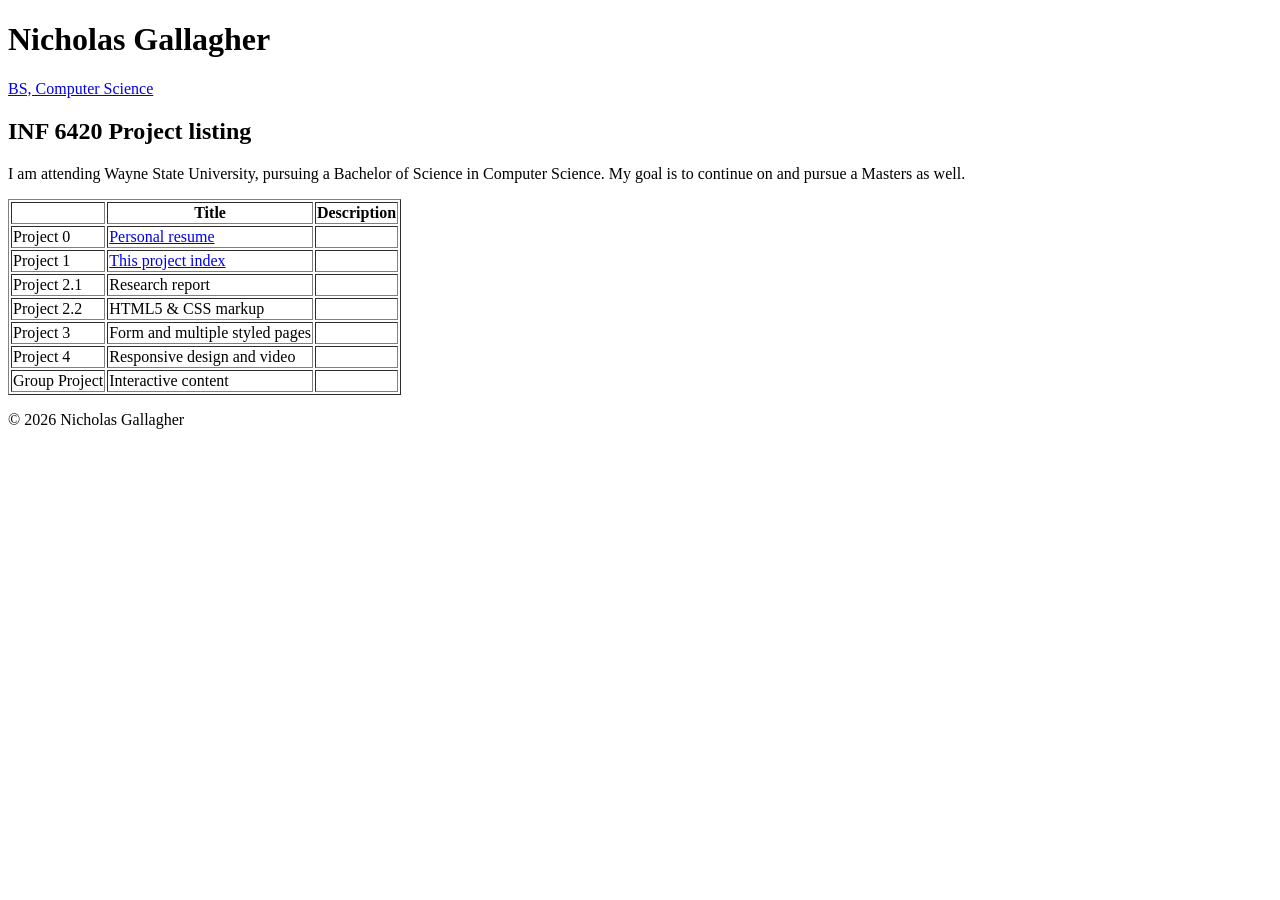
<file: index.html>
<!DOCTYPE html>
<html lang="en">

<head>
  <meta charset="UTF-8">
  <meta name="viewport" content="width=device-width, initial-scale=1.0">
  <title>Nicholas Gallagher - Project Listing</title>
</head>

<body>

  <header>
    <h1>Nicholas Gallagher</h1>

    <p>
      <a href="#">BS, Computer Science</a>
    </p>
  </header>

  <main>

    <h2>INF 6420 Project listing</h2>

    <p>
      I am attending Wayne State University, pursuing a Bachelor of Science in Computer Science. My goal is to continue on and pursue a Masters as well.
    </p>

    <table border="1">

      <tr>
        <th></th>
        <th>Title</th>
        <th>Description</th>
      </tr>

      <tr>
        <td>Project 0</td>
        <td><a href="#">Personal resume</a></td>
        <td></td>
      </tr>

      <tr>
        <td>Project 1</td>
        <td><a href="#">This project index</a></td>
        <td></td>
      </tr>

      <tr>
        <td>Project 2.1</td>
        <td>Research report</td>
        <td></td>
      </tr>

      <tr>
        <td>Project 2.2</td>
        <td>HTML5 &amp; CSS markup</td>
        <td></td>
      </tr>

      <tr>
        <td>Project 3</td>
        <td>Form and multiple styled pages</td>
        <td></td>
      </tr>

      <tr>
        <td>Project 4</td>
        <td>Responsive design and video</td>
        <td></td>
      </tr>

      <tr>
        <td>Group Project</td>
        <td>Interactive content</td>
        <td></td>
      </tr>

    </table>

  </main>

  <footer>
    <p>&copy; 2026 Nicholas Gallagher</p>
  </footer>

</body>

</html>
</file>
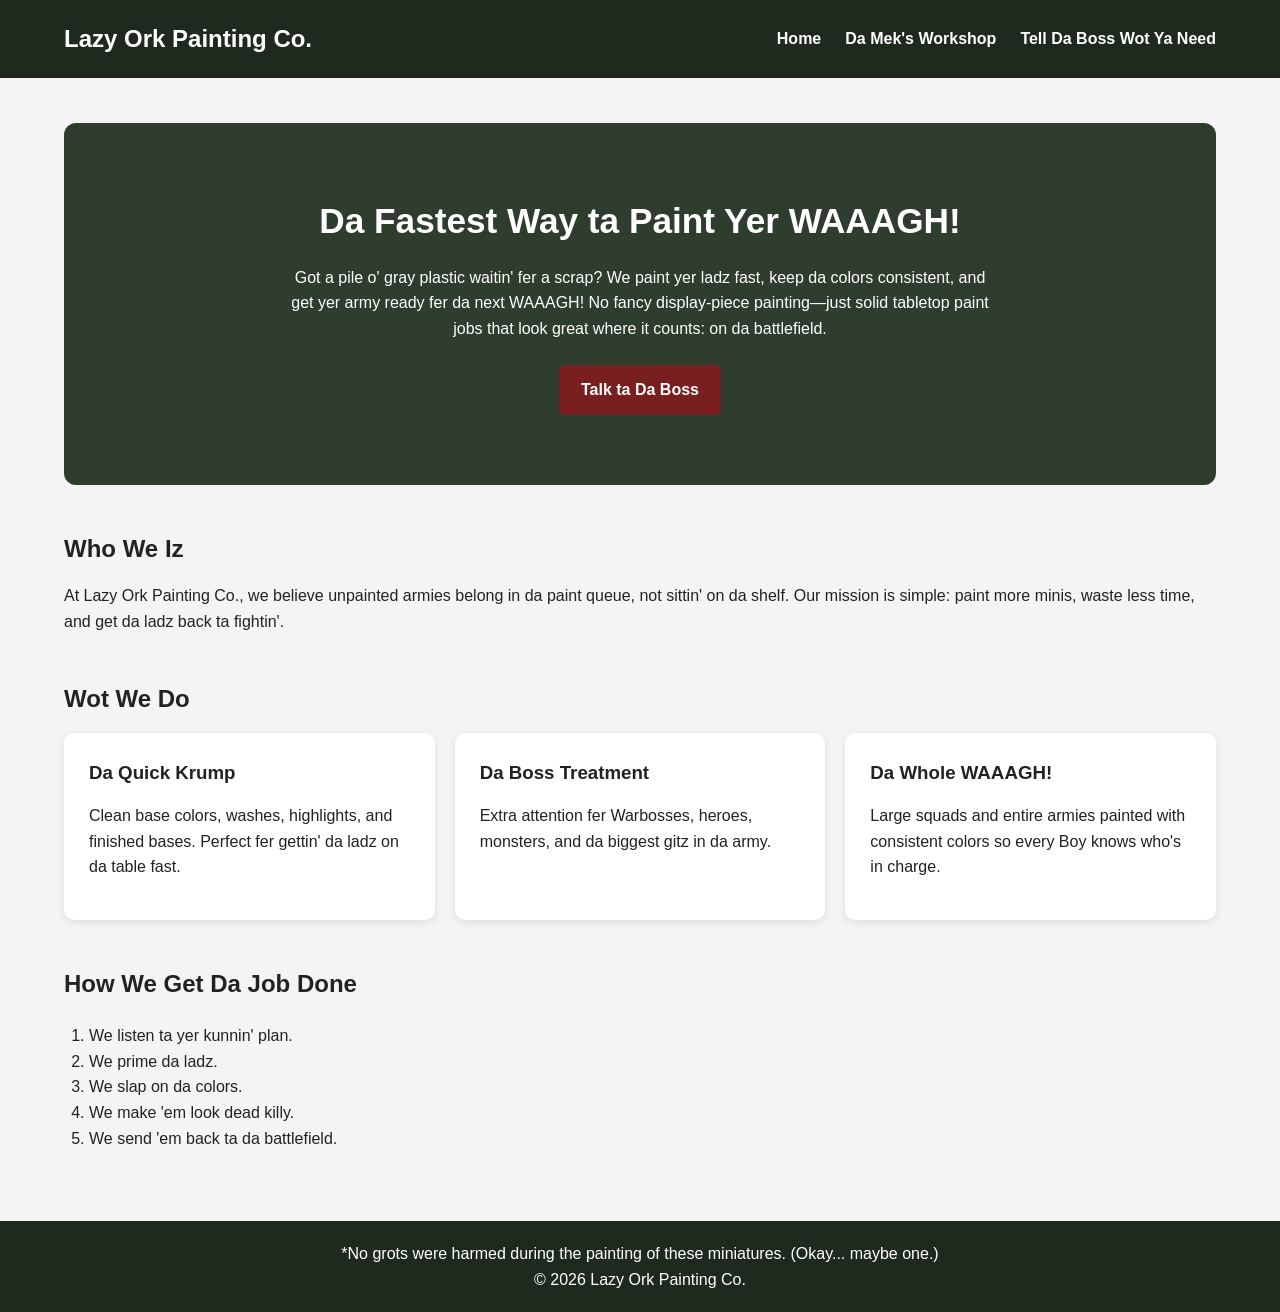
<file: Project3 - warhammer/index.html>
<!DOCTYPE html>
<html lang="en">
<head>
  <meta charset="UTF-8" />
  <meta name="viewport" content="width=device-width, initial-scale=1.0" />
  <title>Lazy Ork Painting Co.</title>
  <link rel="stylesheet" href="styles.css" />
</head>

<body>
  <header>
    <nav>
      <h1>Lazy Ork Painting Co.</h1>

      <ul>
        <li><a href="index.html">Home</a></li>
        <li><a href="resources.html">Da Mek's Workshop</a></li>
        <li><a href="contact.html">Tell Da Boss Wot Ya Need</a></li>
      </ul>
    </nav>
  </header>

  <main>
    <section class="hero">
      <h2>Da Fastest Way ta Paint Yer WAAAGH!</h2>
      <p>
        Got a pile o' gray plastic waitin' fer a scrap? We paint yer ladz fast, keep da colors consistent, and get yer army ready fer da next WAAAGH! No fancy display-piece painting—just solid tabletop paint jobs that look great where it counts: on da battlefield.
      </p>
      <a class="button" href="contact.html">Talk ta Da Boss</a>
    </section>

    <section>
      <h2>Who We Iz</h2>
      <p>
        At Lazy Ork Painting Co., we believe unpainted armies belong in da paint queue, not sittin' on da shelf. Our mission is simple: paint more minis, waste less time, and get da ladz back ta fightin'.
      </p>
    </section>

    <section>
      <h2>Wot We Do</h2>

      <div class="card-container">
        <article class="card">
          <h3>Da Quick Krump</h3>
          <p>Clean base colors, washes, highlights, and finished bases. Perfect fer gettin' da ladz on da table fast.</p>
        </article>

        <article class="card">
          <h3>Da Boss Treatment</h3>
          <p>Extra attention fer Warbosses, heroes, monsters, and da biggest gitz in da army.</p>
        </article>

        <article class="card">
          <h3>Da Whole WAAAGH!</h3>
          <p>Large squads and entire armies painted with consistent colors so every Boy knows who's in charge.</p>
        </article>
      </div>
    </section>

    <section>
      <h2>How We Get Da Job Done</h2>

      <ol>
        <li>We listen ta yer kunnin' plan.</li>
        <li>We prime da ladz.</li>
        <li>We slap on da colors.</li>
        <li>We make 'em look dead killy.</li>
        <li>We send 'em back ta da battlefield.</li>
      </ol>
    </section>
  </main>

  <footer>
  </p>*No grots were harmed during the painting of these miniatures.
(Okay... maybe one.)</p>
    <p>&copy; 2026 Lazy Ork Painting Co.</p>
  </footer>
</body>
</html>
</file>
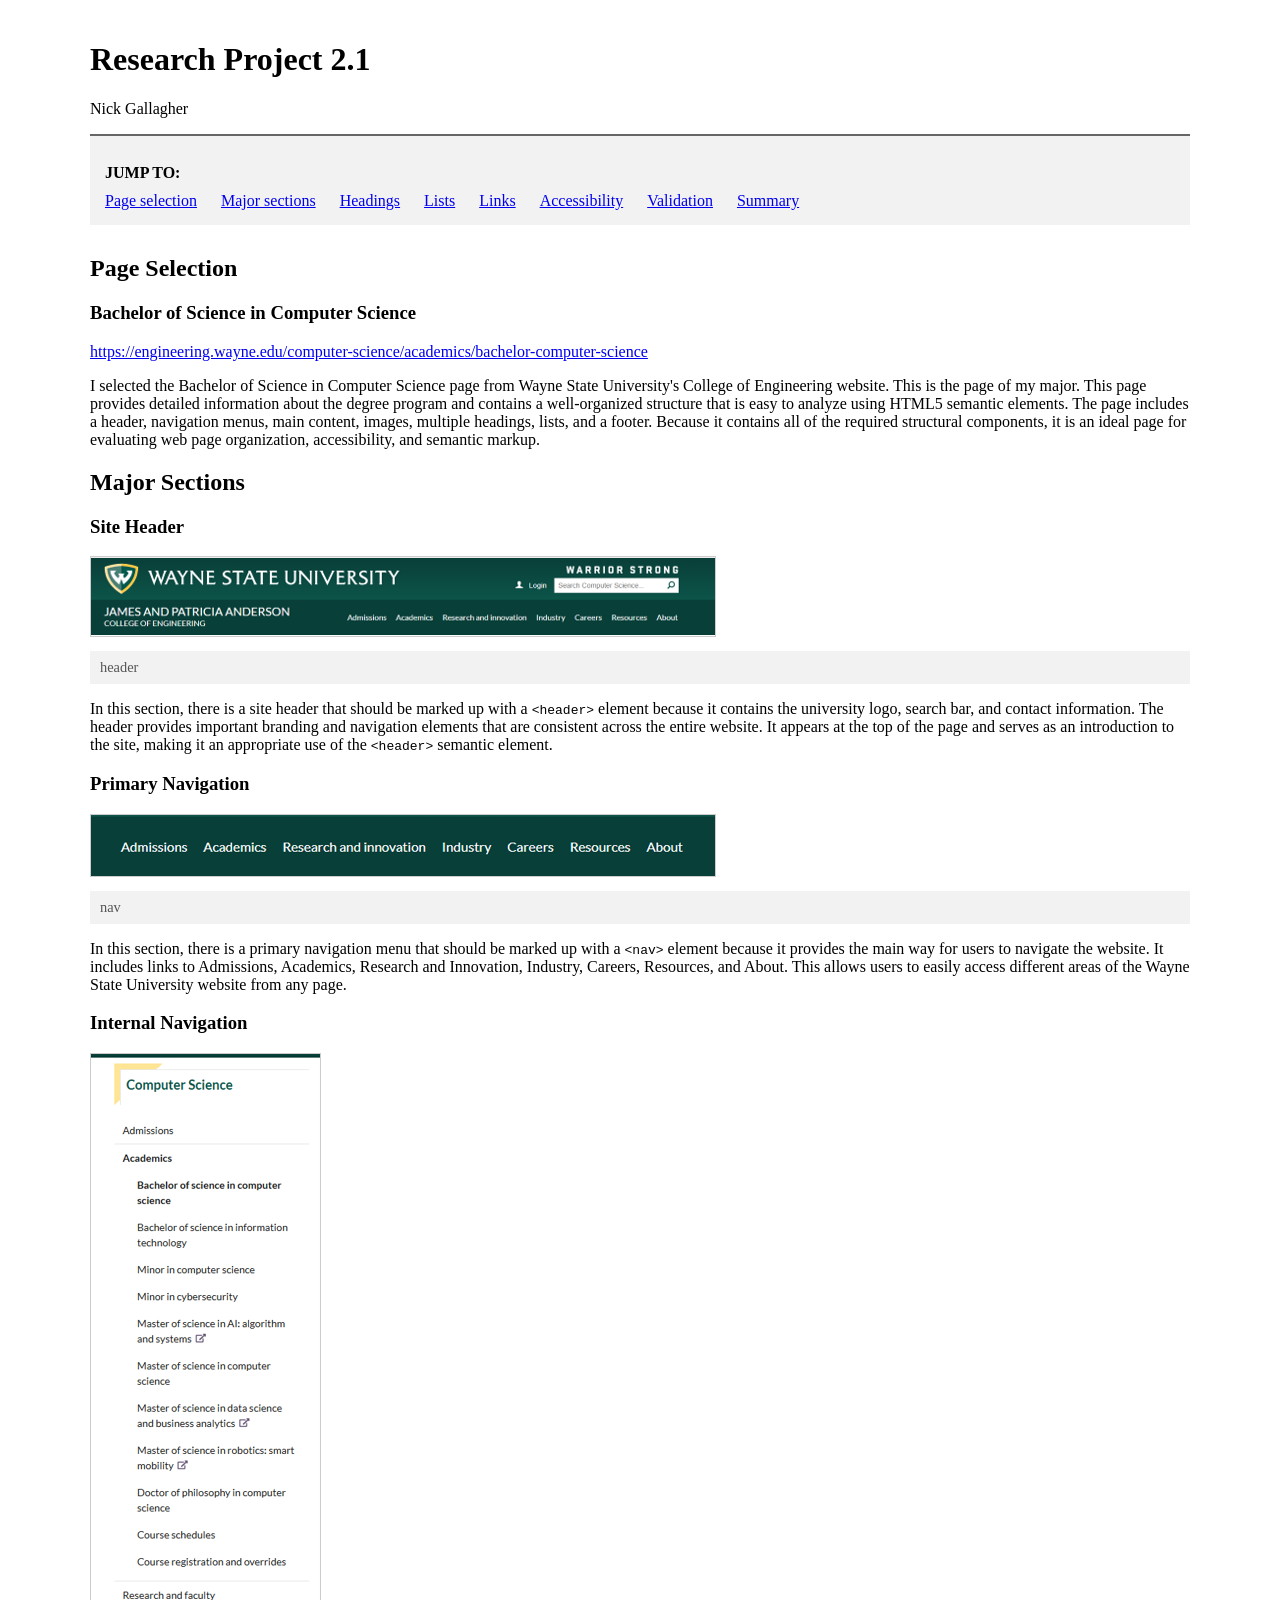
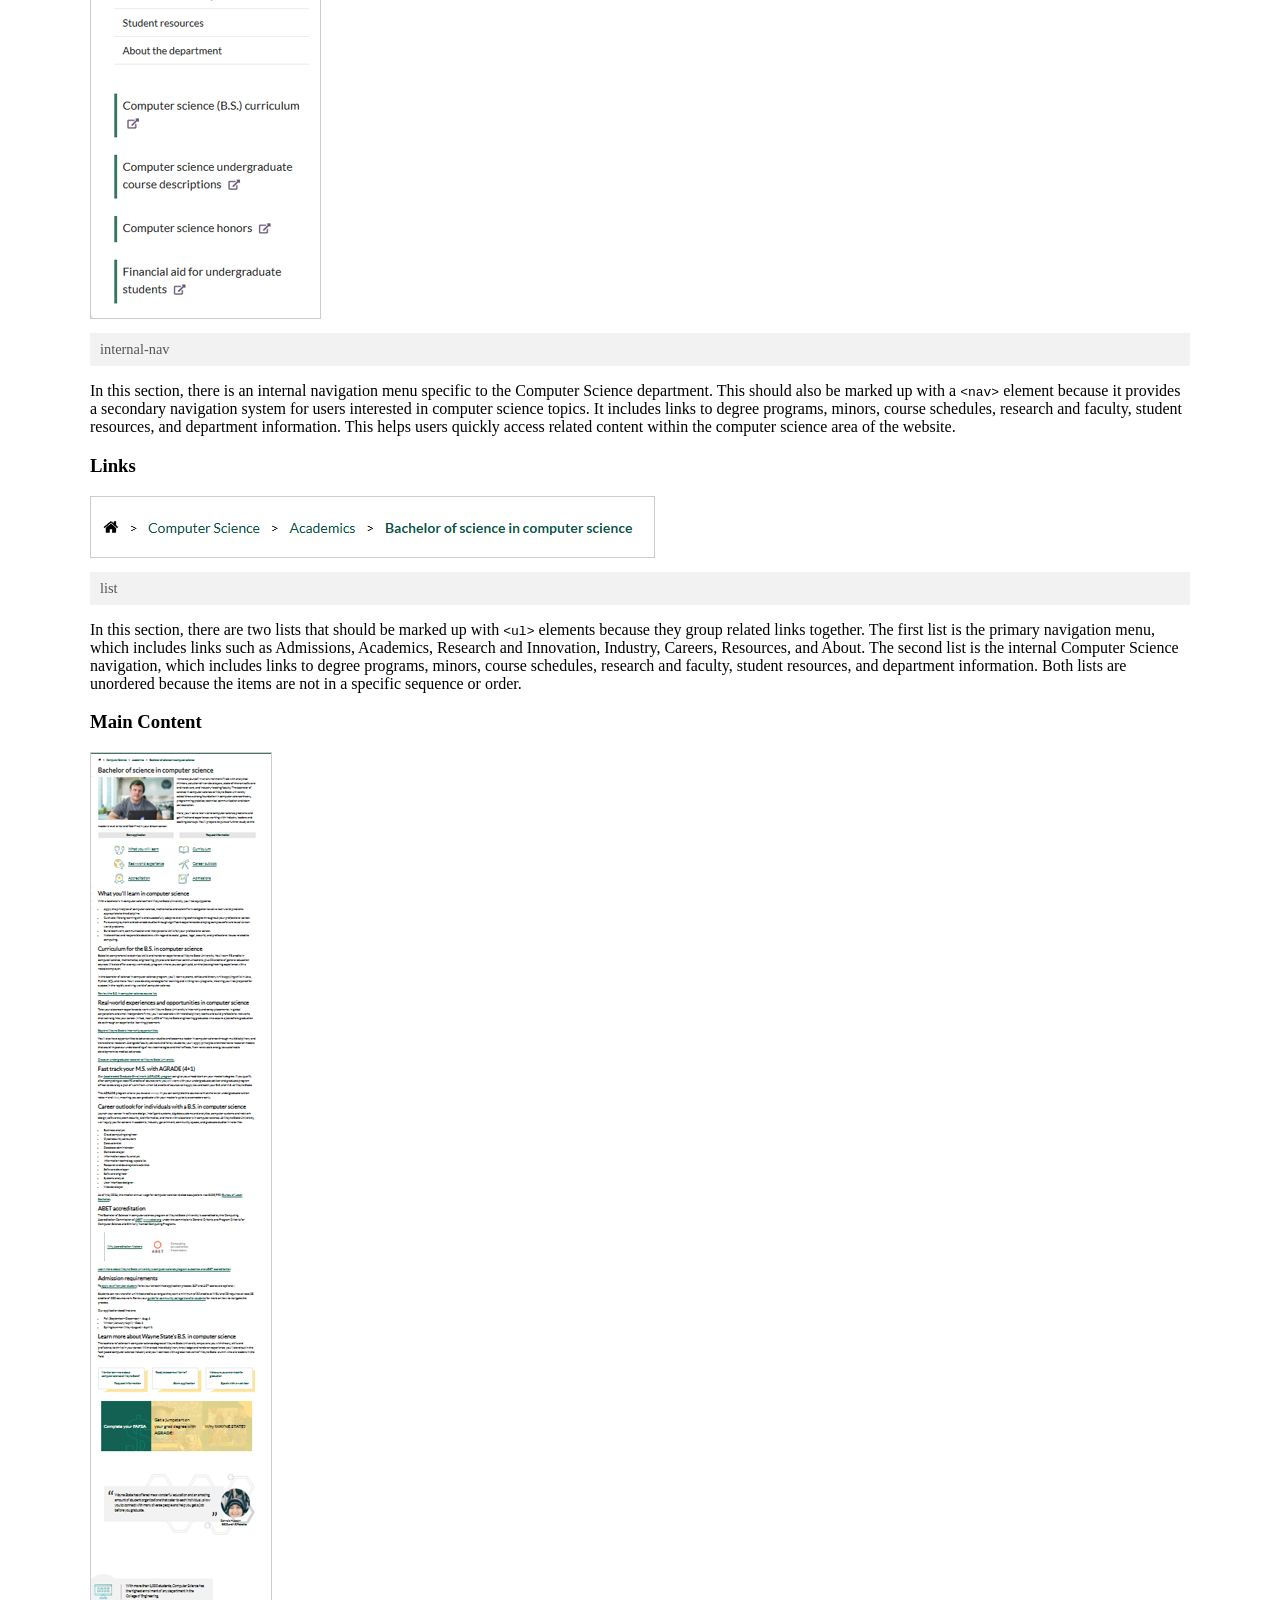
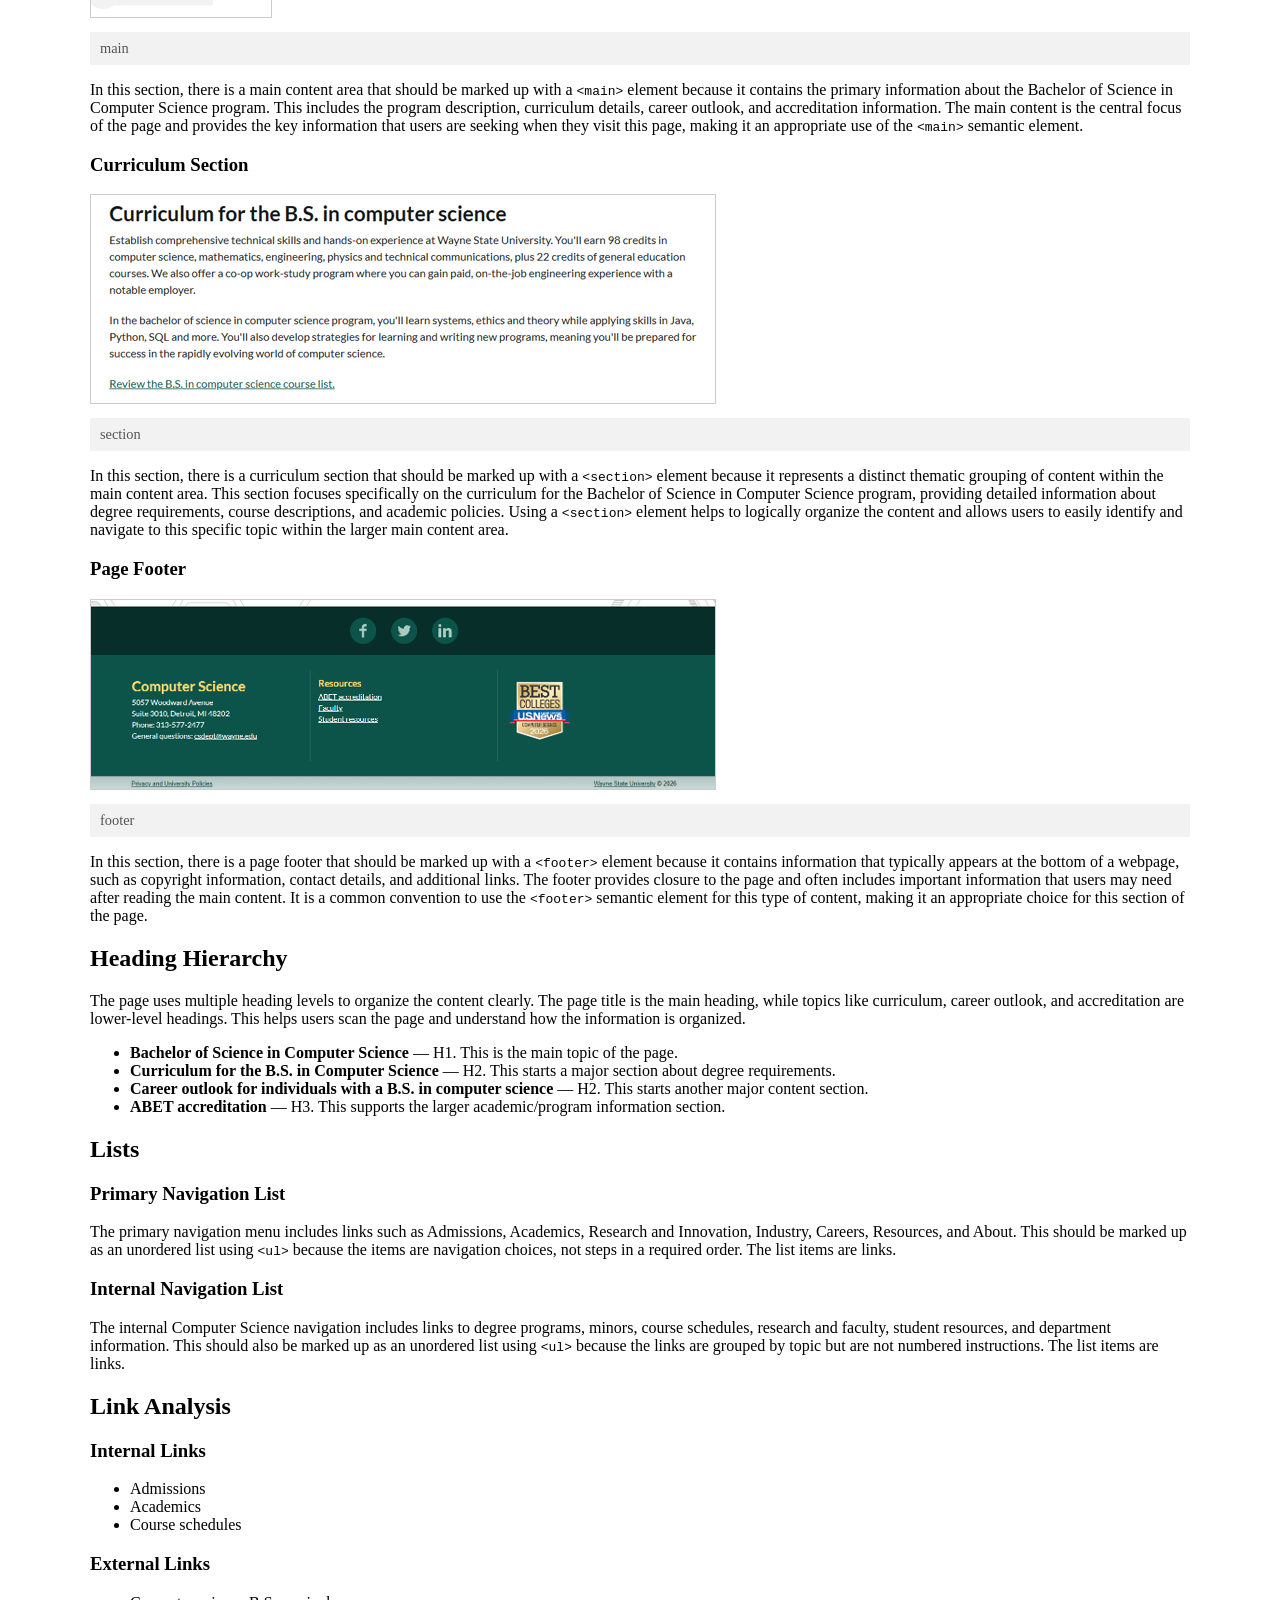
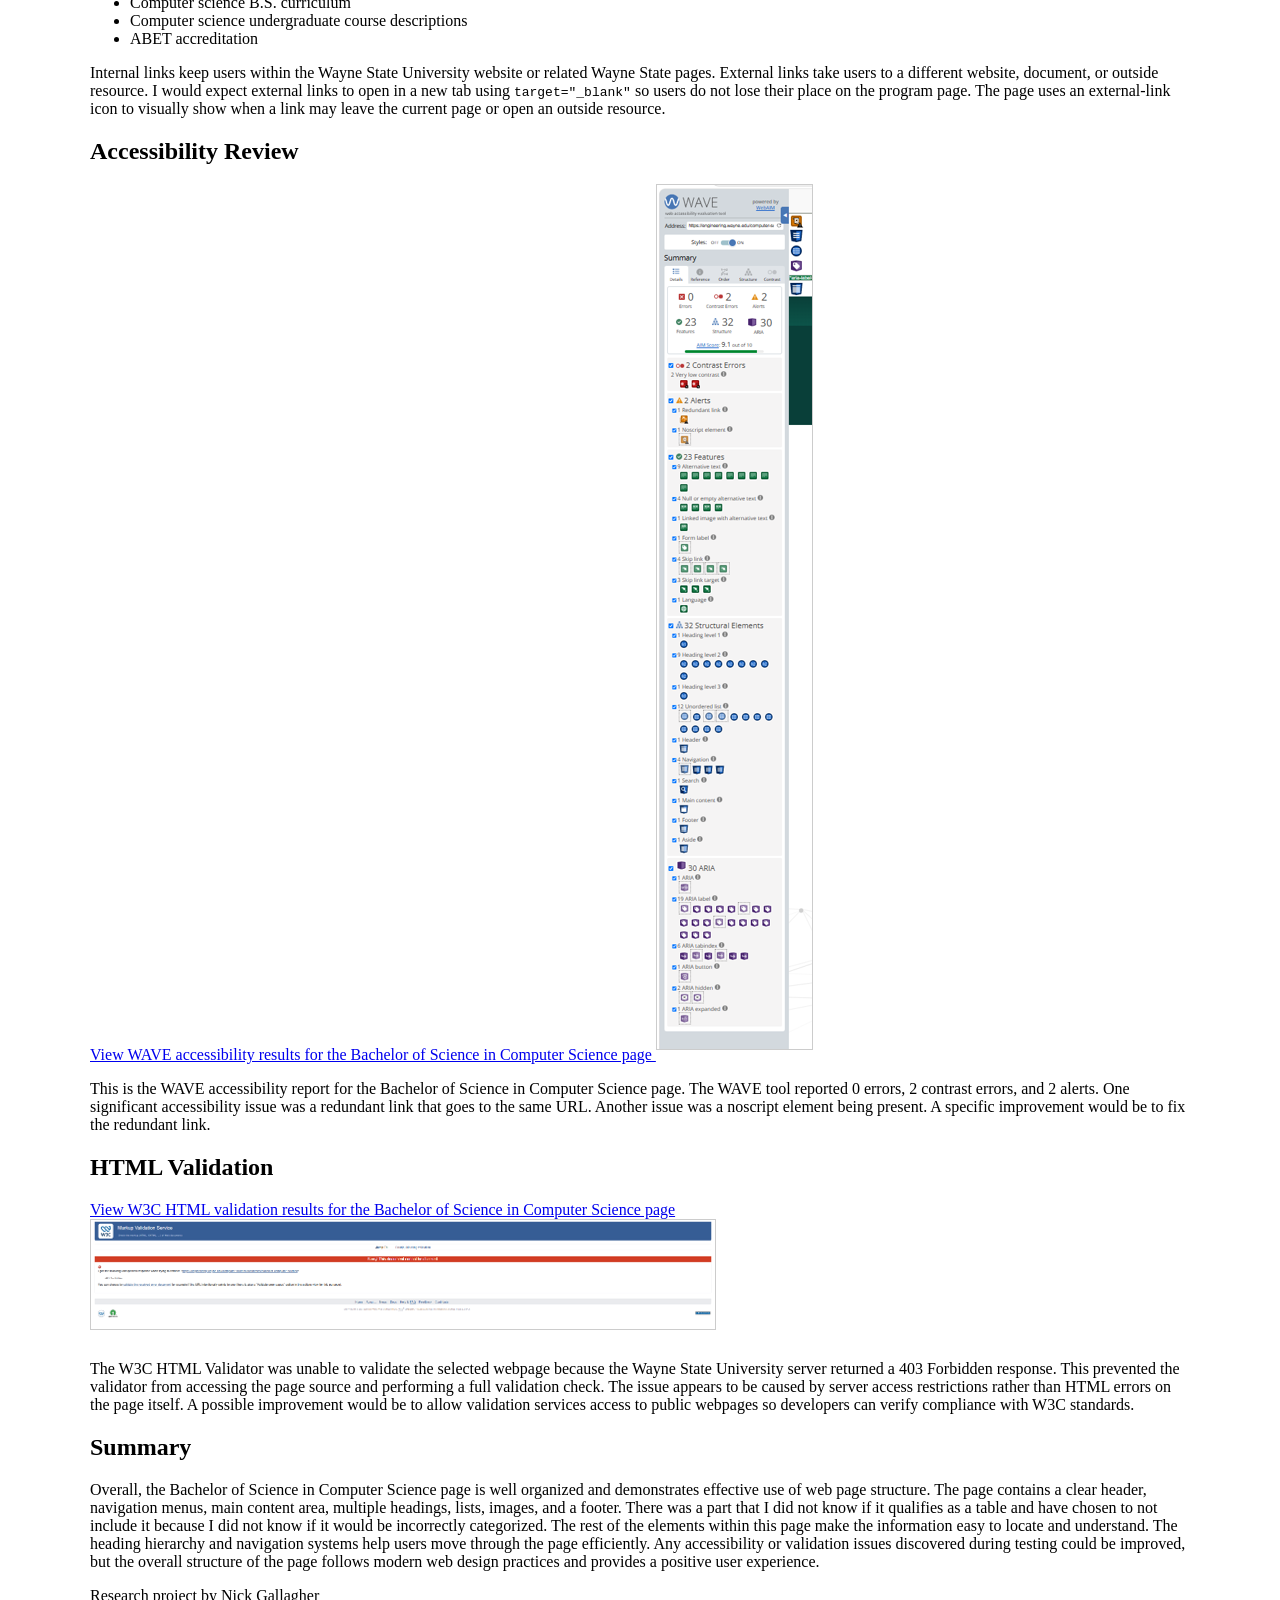
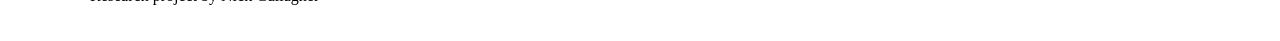
<file: research/index.html>
<!DOCTYPE html>
<html lang="en">
<head>
  <meta charset="UTF-8">
  <meta name="viewport" content="width=device-width, initial-scale=1.0">
  <title>Research Project</title>

  <style>
    img {
      max-width: 100%;
      height: auto;
      border: 1px solid #ccc;
      margin-bottom: 10px;
    }
    
body {
  max-width: 1100px;
  margin: 0 auto;
  padding: 20px;
  font-family: Georgia, serif;
}

nav {
  border-top: 2px solid #666;
  background-color: #f2f2f2;
  padding: 15px;
  margin-bottom: 30px;
}

nav h2 {
  font-size: 1rem;
  text-transform: uppercase;
  margin-bottom: 10px;
}

nav ul {
  list-style: none;
  padding: 0;
  margin: 0;
}

nav li {
  display: inline-block;
  margin-right: 20px;
} 

.semantic-label {
  background-color: #f2f2f2;
  color: #555;
  padding: 8px 10px;
  margin-top: 0;
  font-size: 0.9rem;
}
  </style>
</head>

<body>
  <header>
    <h1>Research Project 2.1</h1>
    <p>Nick Gallagher</p>
  </header>

  <nav>
    <h2>JUMP TO:</h2>
    <ul>
      <li><a href="#page-selection">Page selection</a></li>
      <li><a href="#major-sections">Major sections</a></li>
      <li><a href="#headings">Headings</a></li>
      <li><a href="#lists">Lists</a></li>
      <li><a href="#links">Links</a></li>
      <li><a href="#accessibility">Accessibility</a></li>
      <li><a href="#validation">Validation</a></li>
      <li><a href="#summary">Summary</a></li>
    </ul>
  </nav>

  <main>
    <section id="page-selection">
      <h2>Page Selection</h2>

      <h3>Bachelor of Science in Computer Science</h3>

      <p>
        <a href="https://engineering.wayne.edu/computer-science/academics/bachelor-computer-science">
            https://engineering.wayne.edu/computer-science/academics/bachelor-computer-science
        </a>
      </p>

      <p>
        I selected the Bachelor of Science in Computer Science page from Wayne State University's College of Engineering website. This is the page of my major. This page provides detailed information about the degree program and contains a well-organized structure that is easy to analyze using HTML5 semantic elements. The page includes a header, navigation menus, main content, images, multiple headings, lists, and a footer. Because it contains all of the required structural components, it is an ideal page for evaluating web page organization, accessibility, and semantic markup.
      </p>
    </section>

    <section id="major-sections">
      <h2>Major Sections</h2>

      <section>
        <h3>Site Header</h3>
        <img src="images/header.png" alt="Screenshot of the Wayne State University site header">
        <p class="semantic-label">header</p>
        <p>
         In this section, there is a site header that should be marked up with a <code>&lt;header&gt;</code> element because it contains the university logo, search bar, and contact information. The header provides important branding and navigation elements that are consistent across the entire website. It appears at the top of the page and serves as an introduction to the site, making it an appropriate use of the <code>&lt;header&gt;</code> semantic element.
        </p>
      </section>

      <section>
        <h3>Primary Navigation</h3>
        <img src="images/primary-navigation.png" alt="Screenshot of the main navigation menu">
        <p class="semantic-label">nav</p>
        <p>
            In this section, there is a primary navigation menu that should be marked up with a <code>&lt;nav&gt;</code> element because it provides the main way for users to navigate the website. It includes links to Admissions, Academics, Research and Innovation, Industry, Careers, Resources, and About. This allows users to easily access different areas of the Wayne State University website from any page.
        </p>
      </section>

      <section>
        <h3>Internal Navigation</h3>
        <img src="images/internal-navigation.png" alt="Screenshot of the Computer Science internal navigation menu">
        <p class="semantic-label">internal-nav</p>
        <p>
          In this section, there is an internal navigation menu specific to the Computer Science department. This should also be marked up with a <code>&lt;nav&gt;</code> element because it provides a secondary navigation system for users interested in computer science topics. It includes links to degree programs, minors, course schedules, research and faculty, student resources, and department information. This helps users quickly access related content within the computer science area of the website.
        </p>
      </section>
      
      <section>
        <h3>Links</h3>
        <img src="images/list-1.png" alt="Screenshot of the Lists section for the B.S. in Computer Science page">
        <p class="semantic-label">list</p>
        <p>
          In this section, there are two lists that should be marked up with <code>&lt;ul&gt;</code> elements because they group related links together. The first list is the primary navigation menu, which includes links such as Admissions, Academics, Research and Innovation, Industry, Careers, Resources, and About. The second list is the internal Computer Science navigation, which includes links to degree programs, minors, course schedules, research and faculty, student resources, and department information. Both lists are unordered because the items are not in a specific sequence or order.
        </p>
      </section>

      <section>
        <h3>Main Content</h3>
        <img src="images/main-content.png" alt="Screenshot of the Bachelor of Science in Computer Science main content area">
        <p class="semantic-label">main</p>
        <p>
          In this section, there is a main content area that should be marked up with a <code>&lt;main&gt;</code> element because it contains the primary information about the Bachelor of Science in Computer Science program. This includes the program description, curriculum details, career outlook, and accreditation information. The main content is the central focus of the page and provides the key information that users are seeking when they visit this page, making it an appropriate use of the <code>&lt;main&gt;</code> semantic element.
        </p>
      </section>

      <section>
        <h3>Curriculum Section</h3>
        <img src="images/curriculum-section.png" alt="Screenshot of the curriculum section for the B.S. in Computer Science">
        <p class="semantic-label">section</p>
        <p>
          In this section, there is a curriculum section that should be marked up with a <code>&lt;section&gt;</code> element because it represents a distinct thematic grouping of content within the main content area. This section focuses specifically on the curriculum for the Bachelor of Science in Computer Science program, providing detailed information about degree requirements, course descriptions, and academic policies. Using a <code>&lt;section&gt;</code> element helps to logically organize the content and allows users to easily identify and navigate to this specific topic within the larger main content area.
        </p>
      </section>

      <section>
        <h3>Page Footer</h3>
        <img src="images/footer.png" alt="Screenshot of the Wayne State University page footer">
        <p class="semantic-label">footer</p>
        <p>
          In this section, there is a page footer that should be marked up with a <code>&lt;footer&gt;</code> element because it contains information that typically appears at the bottom of a webpage, such as copyright information, contact details, and additional links. The footer provides closure to the page and often includes important information that users may need after reading the main content. It is a common convention to use the <code>&lt;footer&gt;</code> semantic element for this type of content, making it an appropriate choice for this section of the page.
        </p>
      </section>
    </section>

    <section id="headings">
  <h2>Heading Hierarchy</h2>

  <p>
    The page uses multiple heading levels to organize the content clearly. The page title is the main heading, while topics like curriculum, career outlook, and accreditation are lower-level headings. This helps users scan the page and understand how the information is organized.
  </p>

  <ul>
    <li><strong>Bachelor of Science in Computer Science</strong> — H1. This is the main topic of the page.</li>
    <li><strong>Curriculum for the B.S. in Computer Science</strong> — H2. This starts a major section about degree requirements.</li>
    <li><strong>Career outlook for individuals with a B.S. in computer science</strong> — H2. This starts another major content section.</li>
    <li><strong>ABET accreditation</strong> — H3. This supports the larger academic/program information section.</li>
  </ul>
</section>

<section id="lists">
  <h2>Lists</h2>

  <h3>Primary Navigation List</h3>
  <p>
    The primary navigation menu includes links such as Admissions, Academics, Research and Innovation, Industry, Careers, Resources, and About. This should be marked up as an unordered list using <code>&lt;ul&gt;</code> because the items are navigation choices, not steps in a required order. The list items are links.
  </p>

  <h3>Internal Navigation List</h3>
  <p>
    The internal Computer Science navigation includes links to degree programs, minors, course schedules, research and faculty, student resources, and department information. This should also be marked up as an unordered list using <code>&lt;ul&gt;</code> because the links are grouped by topic but are not numbered instructions. The list items are links.
  </p>
</section>

<section id="links">
  <h2>Link Analysis</h2>

  <h3>Internal Links</h3>
  <ul>
    <li>Admissions</li>
    <li>Academics</li>
    <li>Course schedules</li>
  </ul>

  <h3>External Links</h3>
  <ul>
    <li>Computer science B.S. curriculum</li>
    <li>Computer science undergraduate course descriptions</li>
    <li>ABET accreditation</li>
  </ul>

  <p>
    Internal links keep users within the Wayne State University website or related Wayne State pages. External links take users to a different website, document, or outside resource. I would expect external links to open in a new tab using <code>target="_blank"</code> so users do not lose their place on the program page. The page uses an external-link icon to visually show when a link may leave the current page or open an outside resource.
  </p>
</section>

<section id="accessibility">
  <h2>Accessibility Review</h2>
<a href="https://wave.webaim.org/report#/https://engineering.wayne.edu/computer-science/academics/bachelor-computer-science">
View WAVE accessibility results for the Bachelor of Science in Computer Science page
</a>
  <img src="images/wave-results.png" alt="Screenshot of WAVE accessibility results">

  <p>
    This is the WAVE accessibility report for the Bachelor of Science in Computer Science page. The WAVE tool reported 0 errors, 2 contrast errors, and 2 alerts.
    One significant accessibility issue was a redundant link that goes to the same URL.
    Another issue was a noscript element being present.
    A specific improvement would be to fix the redundant link.
  </p>
</section>

<section id="validation">
  <h2>HTML Validation</h2>
<a href="https://validator.w3.org/check?uri=https%3A%2F%2Fengineering.wayne.edu%2Fcomputer-science%2Facademics%2Fbachelor-computer-science&charset=%28detect+automatically%29&doctype=Inline&group=0">
View W3C HTML validation results for the Bachelor of Science in Computer Science page
</a>
  <img src="images/w3c-results.png" alt="Screenshot of W3C HTML validation results">

  <p>
    The W3C HTML Validator was unable to validate the selected webpage because the Wayne State University server returned a 403 Forbidden response. This prevented the validator from accessing the page source and performing a full validation check. The issue appears to be caused by server access restrictions rather than HTML errors on the page itself. A possible improvement would be to allow validation services access to public webpages so developers can verify compliance with W3C standards.
  </p>
</section>

<section id="summary">
  <h2>Summary</h2>

  <p>
    Overall, the Bachelor of Science in Computer Science page is well organized and demonstrates effective use of web page structure. The page contains a clear header, navigation menus, main content area, multiple headings, lists, images, and a footer. There was a part that I did not know if it qualifies as a table and have chosen to not include it because I did not know if it would be incorrectly categorized. The rest of the elements within this page make the information easy to locate and understand. The heading hierarchy and navigation systems help users move through the page efficiently. Any accessibility or validation issues discovered during testing could be improved, but the overall structure of the page follows modern web design practices and provides a positive user experience.
  </p>
</section>
  </main>

  <footer>
    <p>Research project by Nick Gallagher</p>
  </footer>
</body>
</html>
</file>
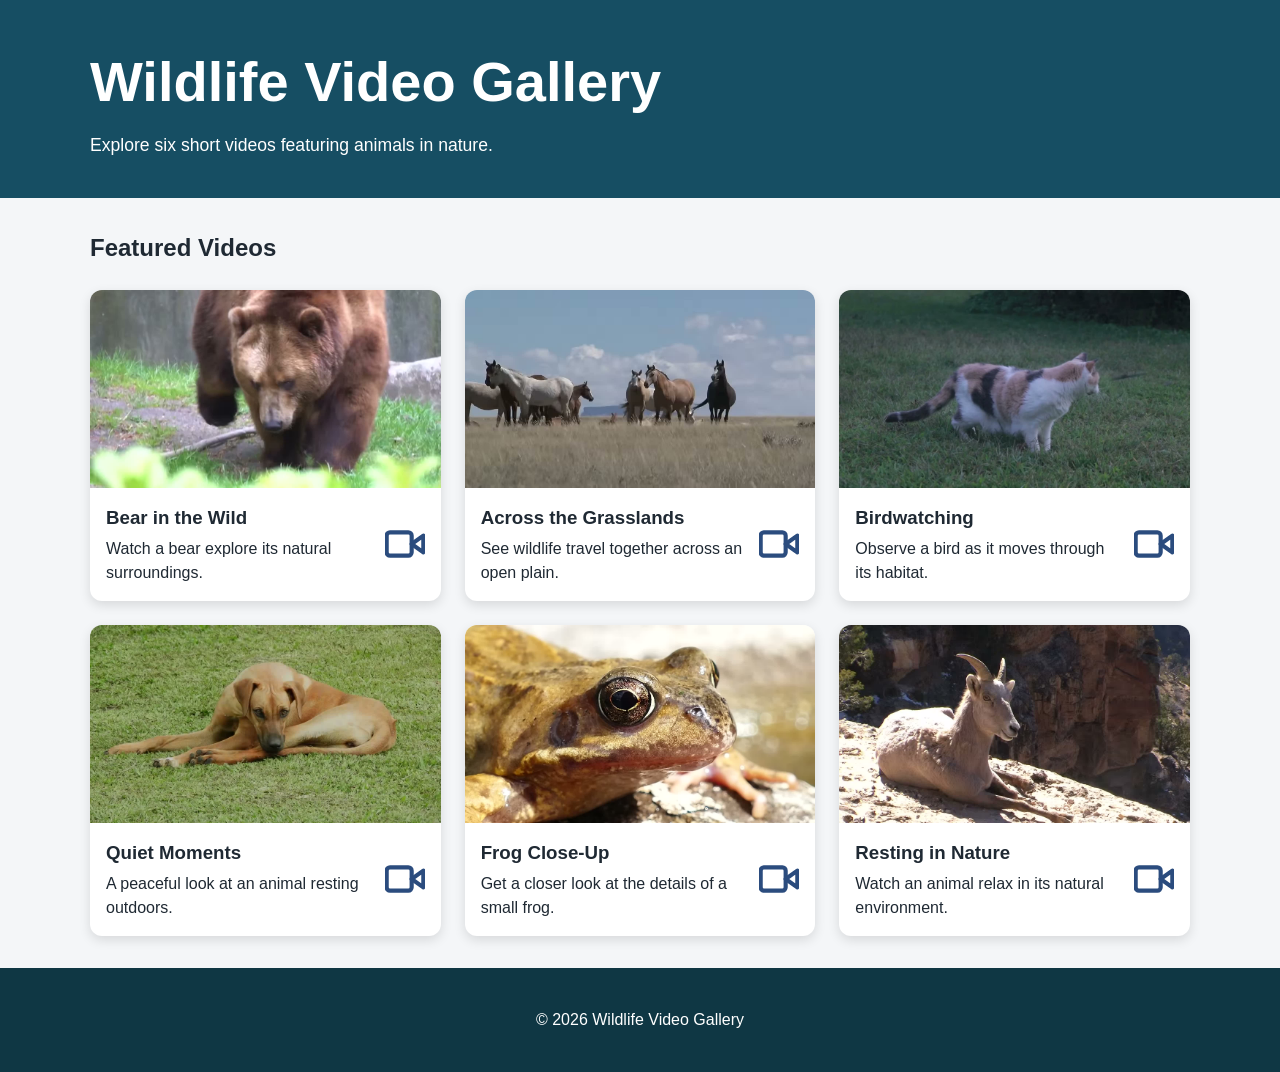
<file: responsive-video/index.html>
<!DOCTYPE html>
<html lang="en">
<head>
    <meta charset="UTF-8">
    <meta name="viewport" content="width=device-width, initial-scale=1.0">
    <title>Wildlife Video Gallery</title>
    <link rel="stylesheet" href="css/styles.css">
</head>

<body>
    <header class="site-header">
        <div class="wrapper">
            <h1>Wildlife Video Gallery</h1>
            <p>Explore six short videos featuring animals in nature.</p>
        </div>
    </header>

    <main class="wrapper">
        <section class="video-grid" aria-labelledby="gallery-heading">
            <h2 id="gallery-heading" class="section-title">Featured Videos</h2>

            <article class="video-card">
                <a href="video-1.html">
                    <img
                        src="assets/images/video-1-frame1.jpg"
                        alt="A bear standing outdoors"
                    >

                    <div class="card-content">
                        <div>
                            <h3>Bear in the Wild</h3>
                            <p>Watch a bear explore its natural surroundings.</p>
                        </div>

                        <img
                            class="video-icon"
                            src="assets/images/video-icon.svg"
                            alt=""
                            aria-hidden="true"
                        >
                    </div>
                </a>
            </article>

            <article class="video-card">
                <a href="video-2.html">
                    <img
                        src="assets/images/video-2-frame1.jpg"
                        alt="Animals moving across an open landscape"
                    >

                    <div class="card-content">
                        <div>
                            <h3>Across the Grasslands</h3>
                            <p>See wildlife travel together across an open plain.</p>
                        </div>

                        <img
                            class="video-icon"
                            src="assets/images/video-icon.svg"
                            alt=""
                            aria-hidden="true"
                        >
                    </div>
                </a>
            </article>

            <article class="video-card">
                <a href="video-3.html">
                    <img
                        src="assets/images/video-3-frame1.jpg"
                        alt="A bird standing outside"
                    >

                    <div class="card-content">
                        <div>
                            <h3>Birdwatching</h3>
                            <p>Observe a bird as it moves through its habitat.</p>
                        </div>

                        <img
                            class="video-icon"
                            src="assets/images/video-icon.svg"
                            alt=""
                            aria-hidden="true"
                        >
                    </div>
                </a>
            </article>

            <article class="video-card">
                <a href="video-4.html">
                    <img
                        src="assets/images/video-4-frame1.jpg"
                        alt="A resting animal on the ground"
                    >

                    <div class="card-content">
                        <div>
                            <h3>Quiet Moments</h3>
                            <p>A peaceful look at an animal resting outdoors.</p>
                        </div>

                        <img
                            class="video-icon"
                            src="assets/images/video-icon.svg"
                            alt=""
                            aria-hidden="true"
                        >
                    </div>
                </a>
            </article>

            <article class="video-card">
                <a href="video-5.html">
                    <img
                        src="assets/images/video-5-frame1.jpg"
                        alt="A close-up view of a frog"
                    >

                    <div class="card-content">
                        <div>
                            <h3>Frog Close-Up</h3>
                            <p>Get a closer look at the details of a small frog.</p>
                        </div>

                        <img
                            class="video-icon"
                            src="assets/images/video-icon.svg"
                            alt=""
                            aria-hidden="true"
                        >
                    </div>
                </a>
            </article>

            <article class="video-card">
                <a href="video-6.html">
                    <img
                        src="assets/images/video-6-frame1.jpg"
                        alt="An animal resting near a rocky surface"
                    >

                    <div class="card-content">
                        <div>
                            <h3>Resting in Nature</h3>
                            <p>Watch an animal relax in its natural environment.</p>
                        </div>

                        <img
                            class="video-icon"
                            src="assets/images/video-icon.svg"
                            alt=""
                            aria-hidden="true"
                        >
                    </div>
                </a>
            </article>
        </section>
    </main>

    <footer class="site-footer">
        <div class="wrapper">
            <p>&copy; 2026 Wildlife Video Gallery</p>
        </div>
    </footer>
</body>
</html>
</file>
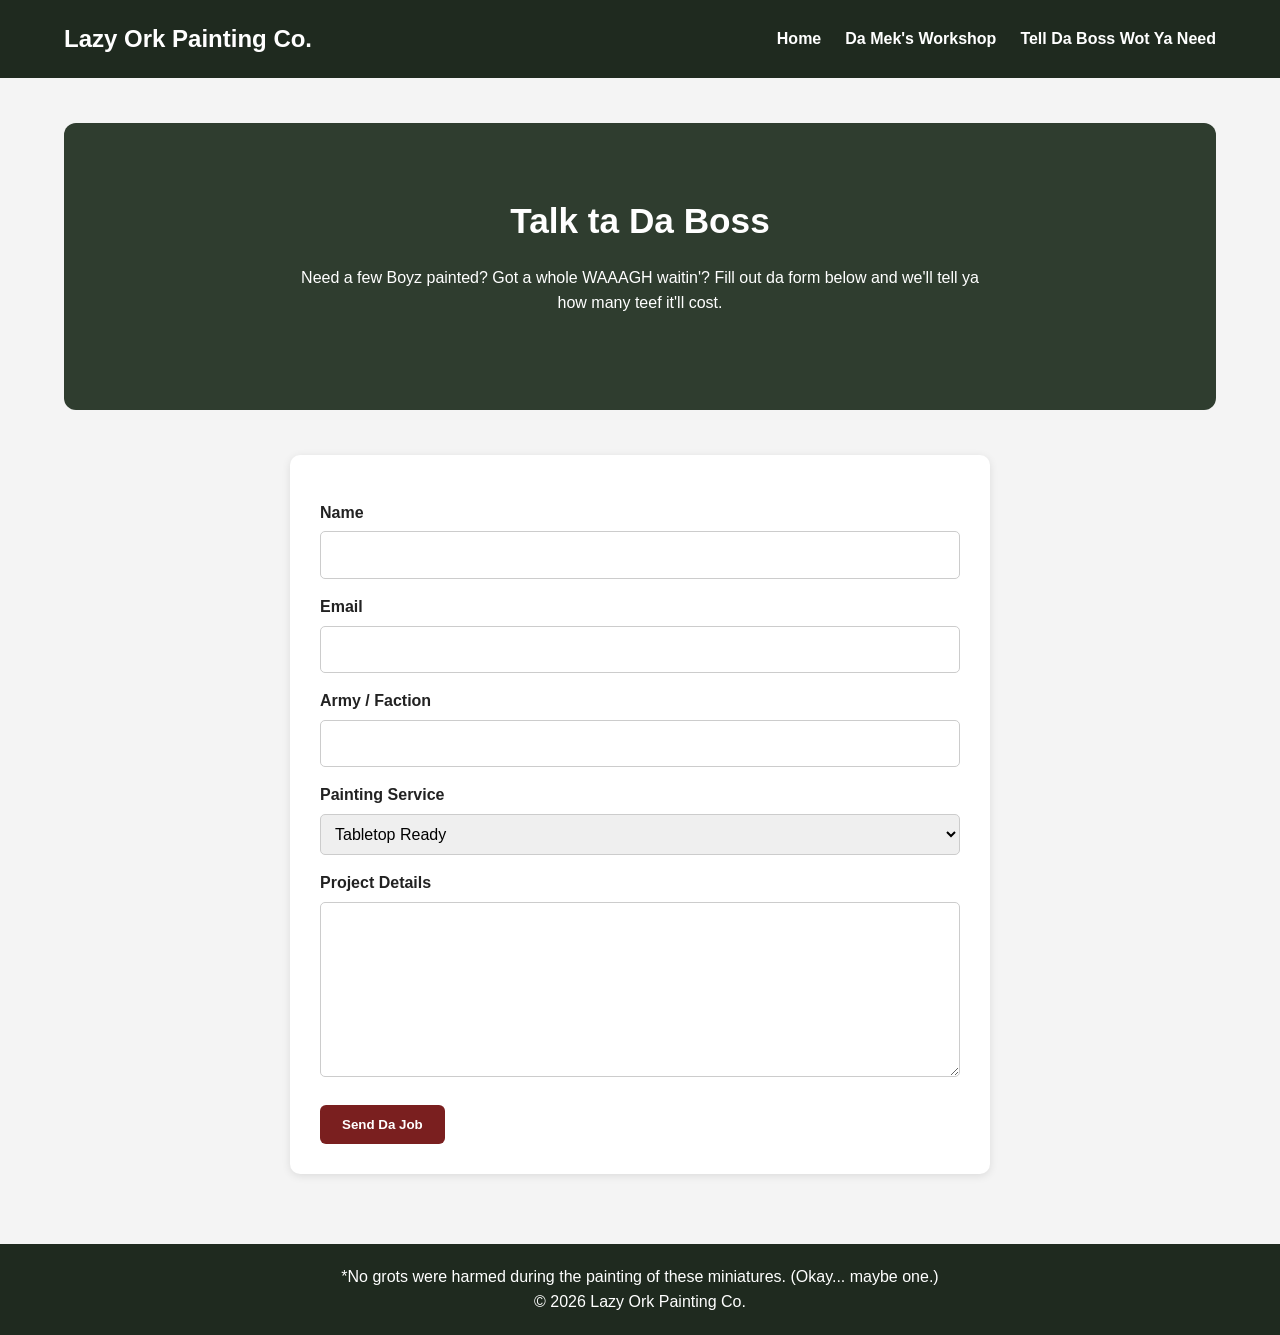
<file: Project3 - warhammer/contact.html>
<!DOCTYPE html>
<html lang="en">
<head>
  <meta charset="UTF-8">
  <meta name="viewport" content="width=device-width, initial-scale=1.0">
  <title>Contact | Lazy Ork Painting Co.</title>
  <link rel="stylesheet" href="styles.css">
</head>

<body>

<header>
  <nav>
    <h1>Lazy Ork Painting Co.</h1>

    <ul>
      <li><a href="index.html">Home</a></li>
      <li><a href="resources.html">Da Mek's Workshop</a></li>
      <li><a href="contact.html">Tell Da Boss Wot Ya Need</a></li>
    </ul>
  </nav>
</header>

<main>

<section class="page-header">
    <h2>Talk ta Da Boss</h2>

    <p>
        Need a few Boyz painted? Got a whole WAAAGH waitin'? Fill out da form below and we'll tell ya how many teef it'll cost.
    </p>
</section>

<section>

<form>

<label for="name">Name</label>
<input
type="text"
id="name"
name="name"
required>

<label for="email">Email</label>
<input
type="email"
id="email"
name="email"
required>

<label for="army">Army / Faction</label>
<input
type="text"
id="army"
name="army"
required>

<label for="service">Painting Service</label>

<select id="service" name="service">

<option>Tabletop Ready</option>

<option>Character Upgrade</option>

<option>Army Batch Painting</option>

</select>

<label for="message">Project Details</label>

<textarea
id="message"
name="message"
rows="6"
required></textarea>

<button type="submit">
Send Da Job
</button>

</form>

</section>

</main>

<footer>
      </p>*No grots were harmed during the painting of these miniatures.
(Okay... maybe one.)</p>
<p>&copy; 2026 Lazy Ork Painting Co.</p>
</footer>

</body>
</html>
</file>
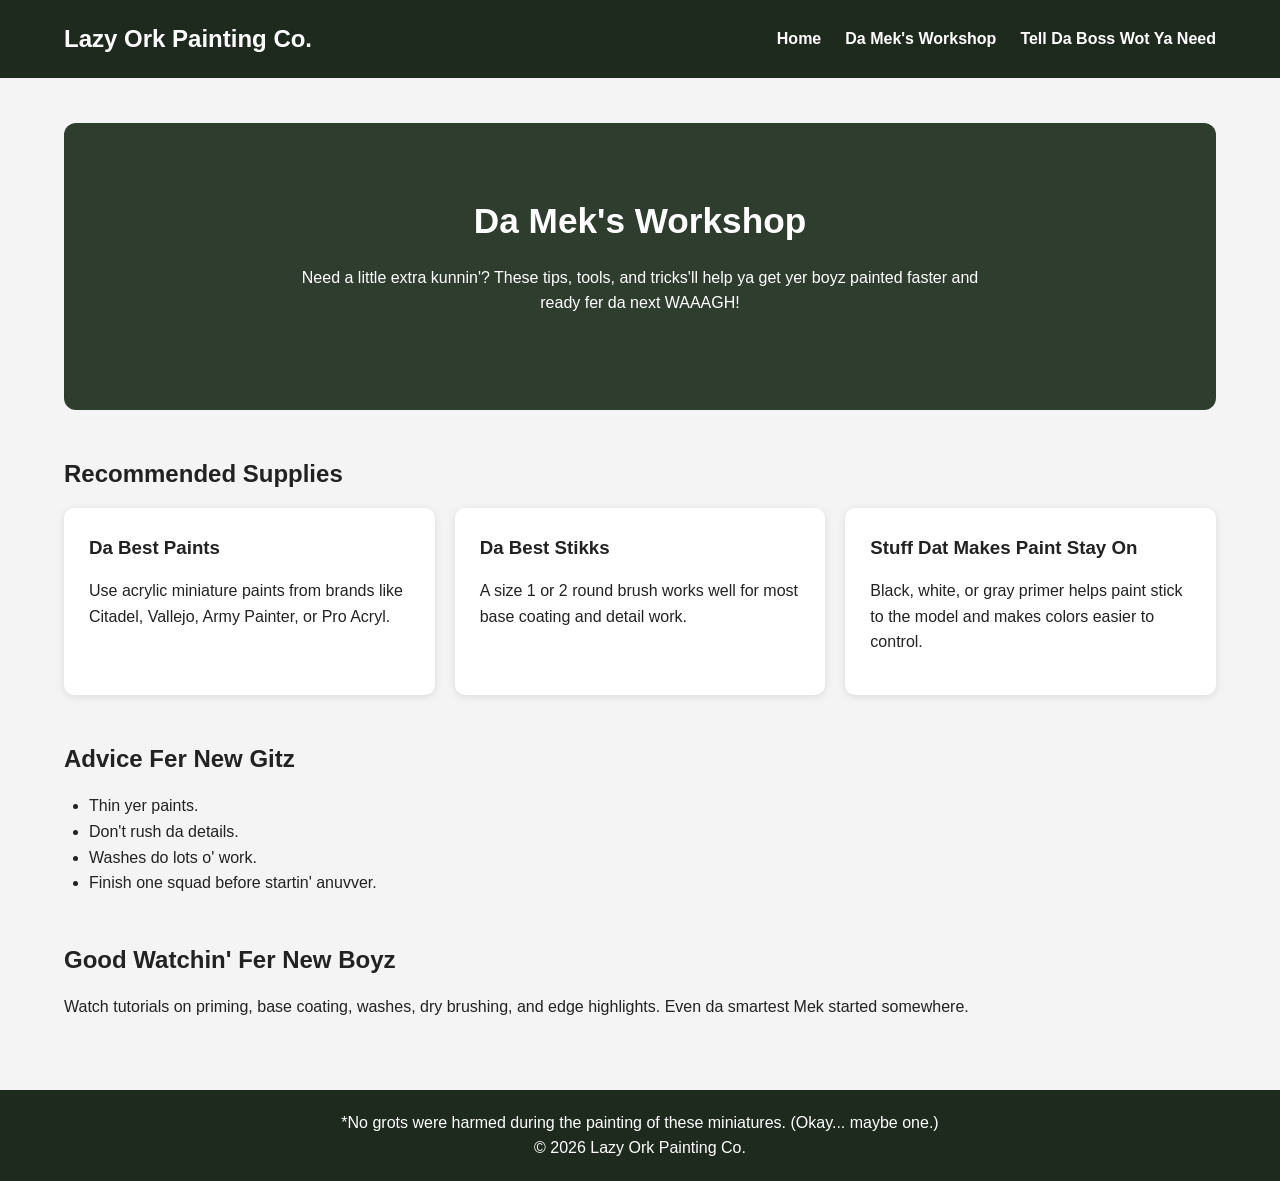
<file: Project3 - warhammer/resources.html>
<!DOCTYPE html>
<html lang="en">
<head>
  <meta charset="UTF-8" />
  <meta name="viewport" content="width=device-width, initial-scale=1.0" />
  <title>Da Mek's Workshop | Lazy Ork Painting Co.</title>
  <link rel="stylesheet" href="styles.css" />
</head>

<body>
  <header>
    <nav>
      <h1>Lazy Ork Painting Co.</h1>

      <ul>
        <li><a href="index.html">Home</a></li>
        <li><a href="resources.html">Da Mek's Workshop</a></li>
        <li><a href="contact.html">Tell Da Boss Wot Ya Need</a></li>
      </ul>
    </nav>
  </header>

  <main>
    <section class="page-header">
      <h2>Da Mek's Workshop</h2>
      <p>
       Need a little extra kunnin'? These tips, tools, and tricks'll help ya get yer boyz painted faster and ready fer da next WAAAGH!
      </p>
    </section>

    <section>
      <h2>Recommended Supplies</h2>

      <div class="card-container">
        <article class="card">
          <h3>Da Best Paints</h3>
          <p>Use acrylic miniature paints from brands like Citadel, Vallejo, Army Painter, or Pro Acryl.</p>
        </article>

        <article class="card">
          <h3>Da Best Stikks</h3>
          <p>A size 1 or 2 round brush works well for most base coating and detail work.</p>
        </article>

        <article class="card">
          <h3>Stuff Dat Makes Paint Stay On</h3>
          <p>Black, white, or gray primer helps paint stick to the model and makes colors easier to control.</p>
        </article>
      </div>
    </section>

    <section>
      <h2>Advice Fer New Gitz</h2>
      <ul>
        <li>Thin yer paints.</li>
        <li>Don't rush da details.</li>
        <li>Washes do lots o' work.</li>
        <li>Finish one squad before startin' anuvver.</li>
      </ul>
    </section>

    <section>
      <h2>Good Watchin' Fer New Boyz</h2>
      <p>
        Watch tutorials on priming, base coating, washes, dry brushing, and edge highlights. Even da smartest Mek started somewhere.
      </p>
    </section>
  </main>

  <footer>
      </p>*No grots were harmed during the painting of these miniatures.
(Okay... maybe one.)</p>
    <p>&copy; 2026 Lazy Ork Painting Co.</p>
  </footer>
</body>
</html>
</file>
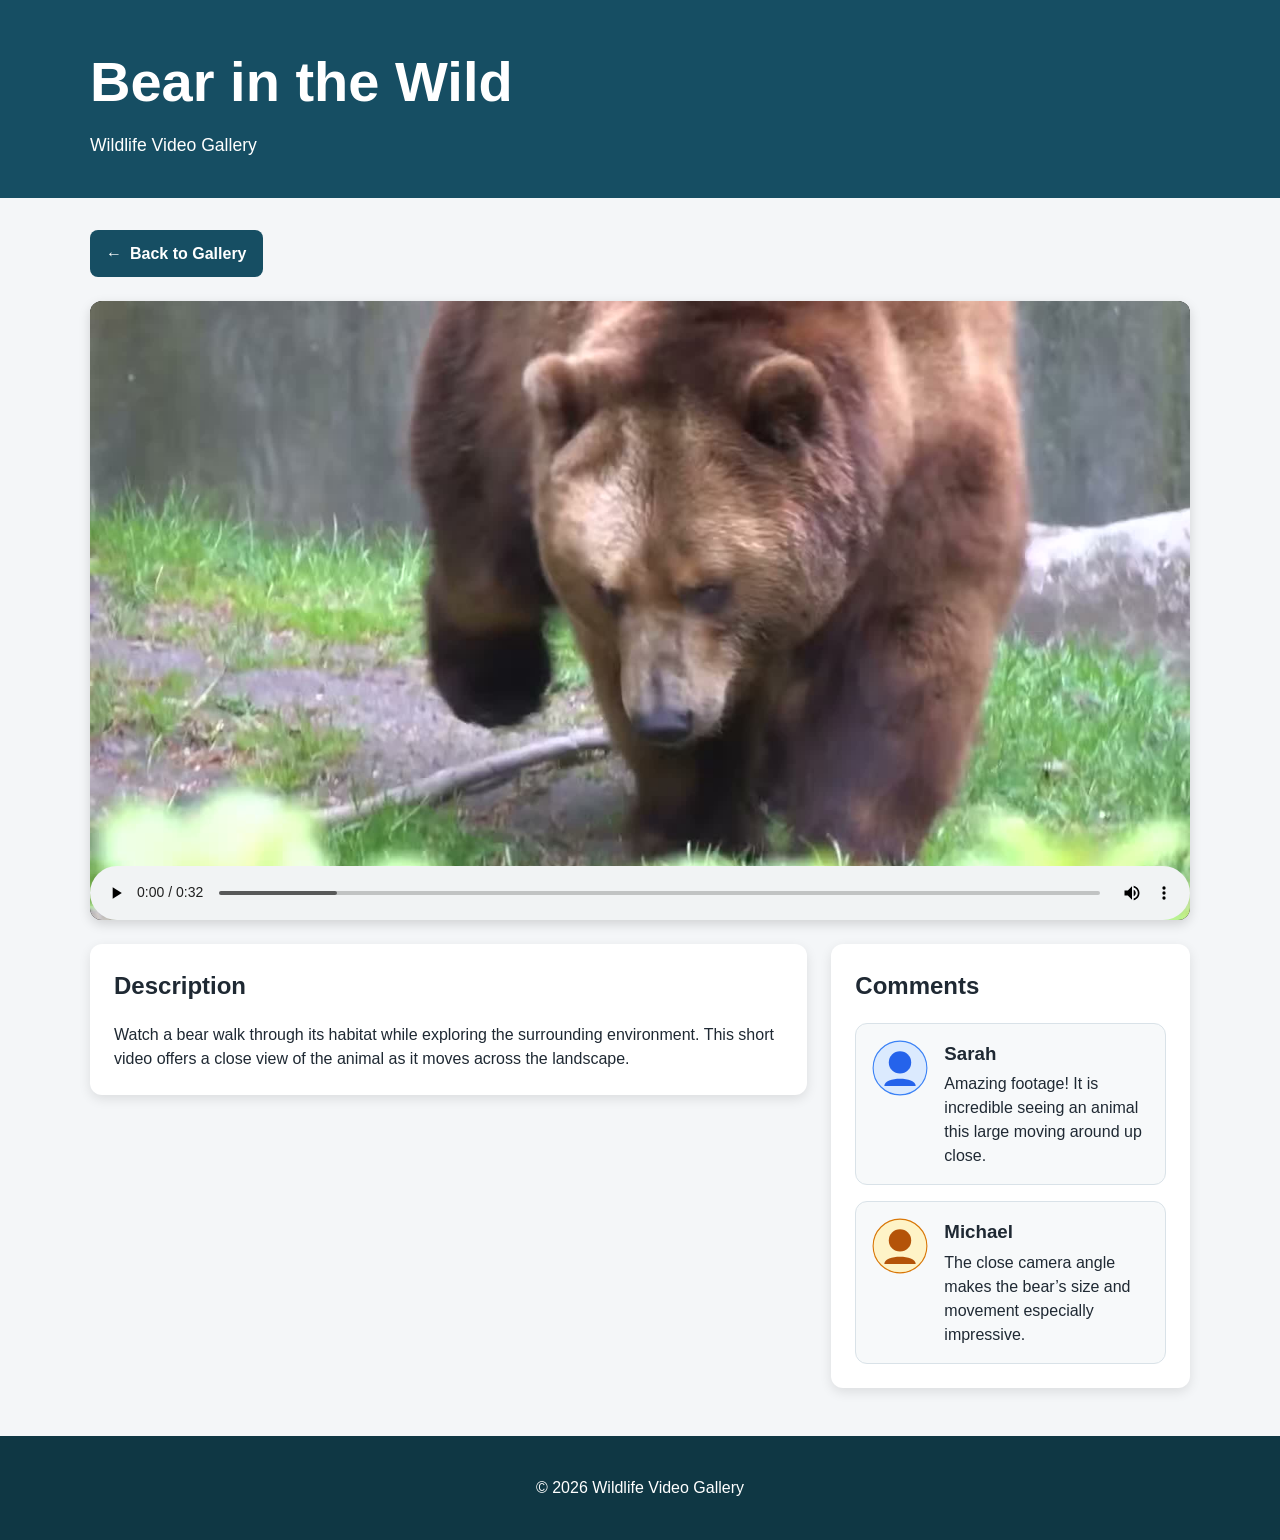
<file: responsive-video/video-1.html>
<!DOCTYPE html>
<html lang="en">
<head>
    <meta charset="UTF-8">
    <meta name="viewport" content="width=device-width, initial-scale=1.0">

    <title>Bear in the Wild | Wildlife Video Gallery</title>

    <link rel="stylesheet" href="css/styles.css">
</head>

<body>
    <header class="site-header">
        <div class="wrapper">
            <h1>Bear in the Wild</h1>
            <p>Wildlife Video Gallery</p>
        </div>
    </header>

    <main class="wrapper video-page">
        <nav class="page-navigation" aria-label="Video navigation">
            <a class="back-link" href="index.html">
                <span aria-hidden="true">←</span>
                Back to Gallery
            </a>
        </nav>

        <article class="video-details">
            <video
                controls
                poster="assets/images/video-1-frame1.jpg"
                aria-label="Bear in the Wild video">

                <source
                    src="assets/videos/video-1.mp4"
                    type="video/mp4">

                <track
                    src="assets/captions/video-1.vtt"
                    kind="captions"
                    srclang="en"
                    label="English"
                    default>

                Your browser does not support the HTML5 video element.
            </video>

            <section class="information-card" aria-labelledby="description-heading">
                <h2 id="description-heading">Description</h2>

                <p>
                    Watch a bear walk through its habitat while exploring the
                    surrounding environment. This short video offers a close view
                    of the animal as it moves across the landscape.
                </p>
            </section>

            <section class="comments-section" aria-labelledby="comments-heading">
                <h2 id="comments-heading">Comments</h2>

                <div class="comments-list">
                    <article class="comment">
                        <img
                            src="assets/images/avatar-1.svg"
                            alt="Sarah's profile avatar">

                        <div class="comment-content">
                            <h3>Sarah</h3>

                            <p>
                                Amazing footage! It is incredible seeing an animal
                                this large moving around up close.
                            </p>
                        </div>
                    </article>

                    <article class="comment">
                        <img
                            src="assets/images/avatar-2.svg"
                            alt="Michael's profile avatar">

                        <div class="comment-content">
                            <h3>Michael</h3>

                            <p>
                                The close camera angle makes the bear’s size and
                                movement especially impressive.
                            </p>
                        </div>
                    </article>
                </div>
            </section>
        </article>
    </main>

    <footer class="site-footer">
        <div class="wrapper">
            <p>&copy; 2026 Wildlife Video Gallery</p>
        </div>
    </footer>
</body>
</html>
</file>
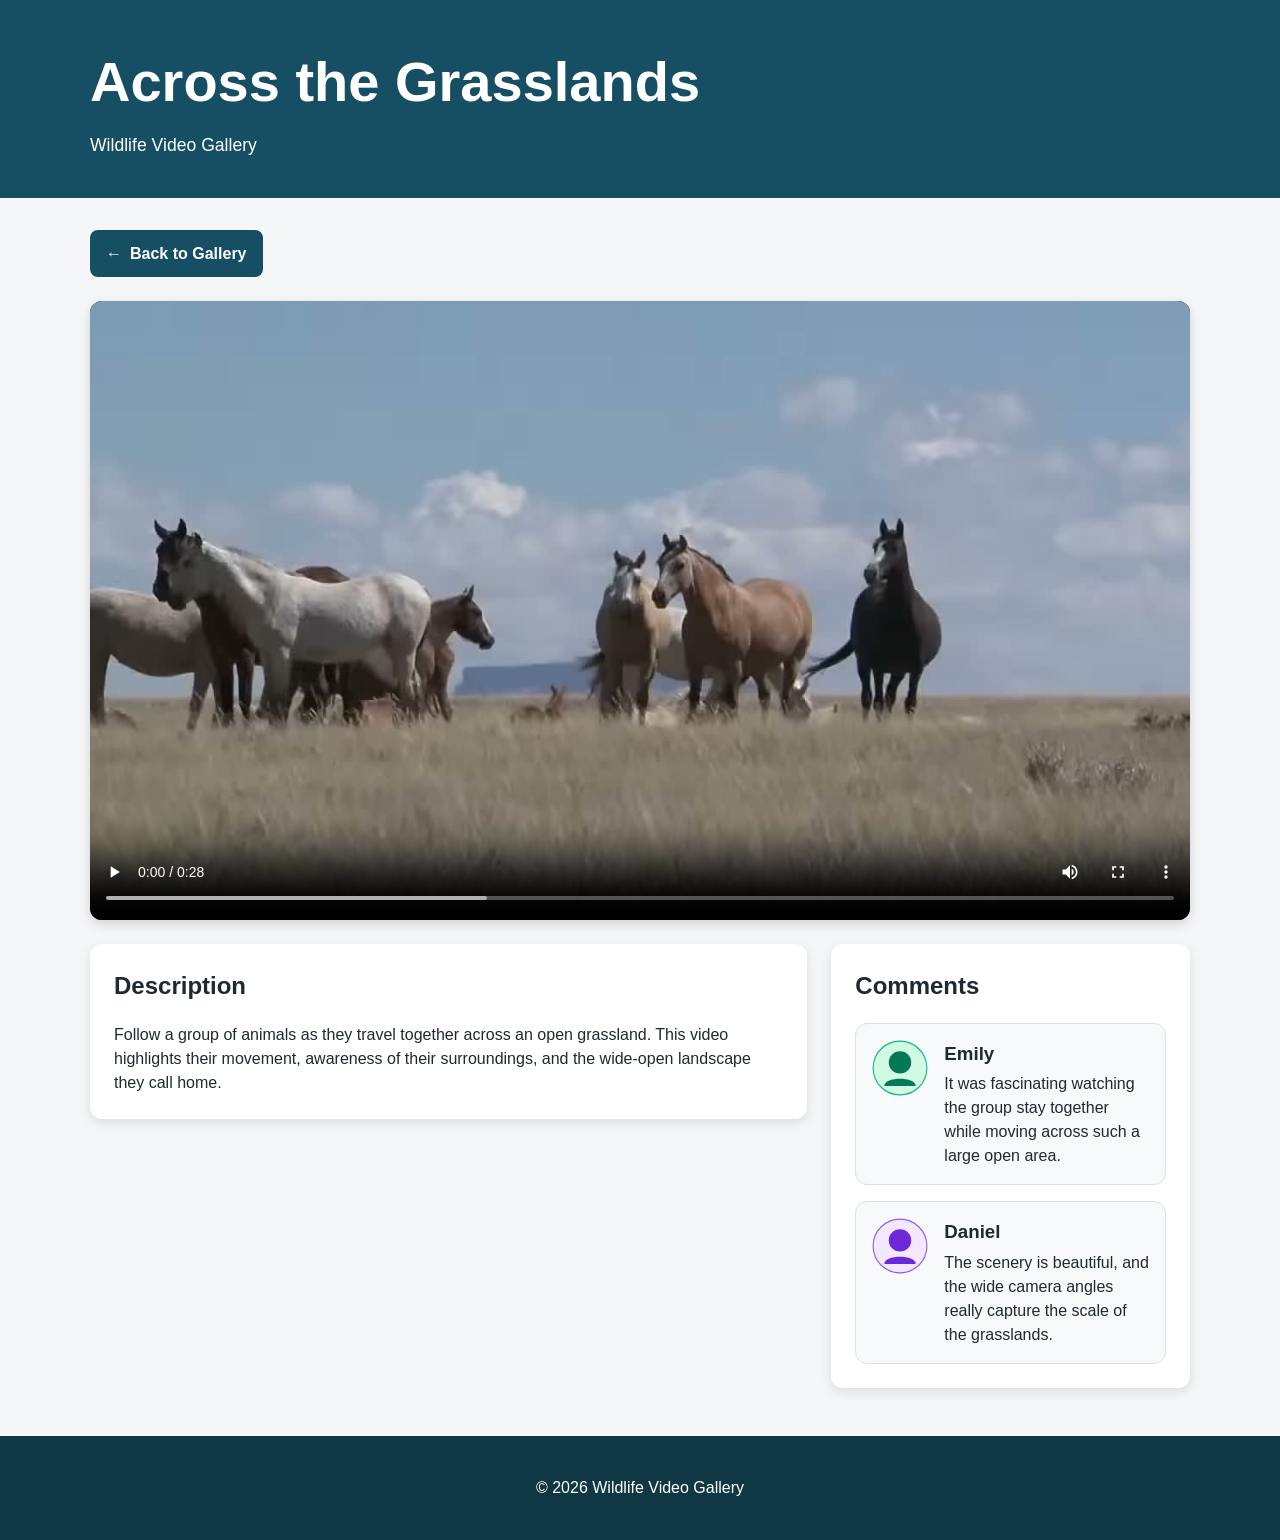
<file: responsive-video/video-2.html>
<!DOCTYPE html>
<html lang="en">
<head>
    <meta charset="UTF-8">
    <meta name="viewport" content="width=device-width, initial-scale=1.0">

    <title>Across the Grasslands | Wildlife Video Gallery</title>

    <link rel="stylesheet" href="css/styles.css">
</head>

<body>
    <header class="site-header">
        <div class="wrapper">
            <h1>Across the Grasslands</h1>
            <p>Wildlife Video Gallery</p>
        </div>
    </header>

    <main class="wrapper video-page">
        <nav class="page-navigation" aria-label="Video navigation">
            <a class="back-link" href="index.html">
                <span aria-hidden="true">←</span>
                Back to Gallery
            </a>
        </nav>

        <article class="video-details">
            <video
                controls
                poster="assets/images/video-2-frame1.jpg"
                aria-label="Across the Grasslands video">

                <source
                    src="assets/videos/video-2.mp4"
                    type="video/mp4">

                <track
                    src="assets/captions/video-2.vtt"
                    kind="captions"
                    srclang="en"
                    label="English"
                    default>

                Your browser does not support the HTML5 video element.
            </video>

            <section class="information-card" aria-labelledby="description-heading">
                <h2 id="description-heading">Description</h2>

                <p>
                    Follow a group of animals as they travel together across an
                    open grassland. This video highlights their movement,
                    awareness of their surroundings, and the wide-open landscape
                    they call home.
                </p>
            </section>

            <section class="comments-section" aria-labelledby="comments-heading">
                <h2 id="comments-heading">Comments</h2>

                <div class="comments-list">
                    <article class="comment">
                        <img
                            src="assets/images/avatar-3.svg"
                            alt="Emily's profile avatar">

                        <div class="comment-content">
                            <h3>Emily</h3>

                            <p>
                                It was fascinating watching the group stay
                                together while moving across such a large open
                                area.
                            </p>
                        </div>
                    </article>

                    <article class="comment">
                        <img
                            src="assets/images/avatar-4.svg"
                            alt="Daniel's profile avatar">

                        <div class="comment-content">
                            <h3>Daniel</h3>

                            <p>
                                The scenery is beautiful, and the wide camera
                                angles really capture the scale of the
                                grasslands.
                            </p>
                        </div>
                    </article>
                </div>
            </section>
        </article>
    </main>

    <footer class="site-footer">
        <div class="wrapper">
            <p>&copy; 2026 Wildlife Video Gallery</p>
        </div>
    </footer>
</body>
</html>
</file>
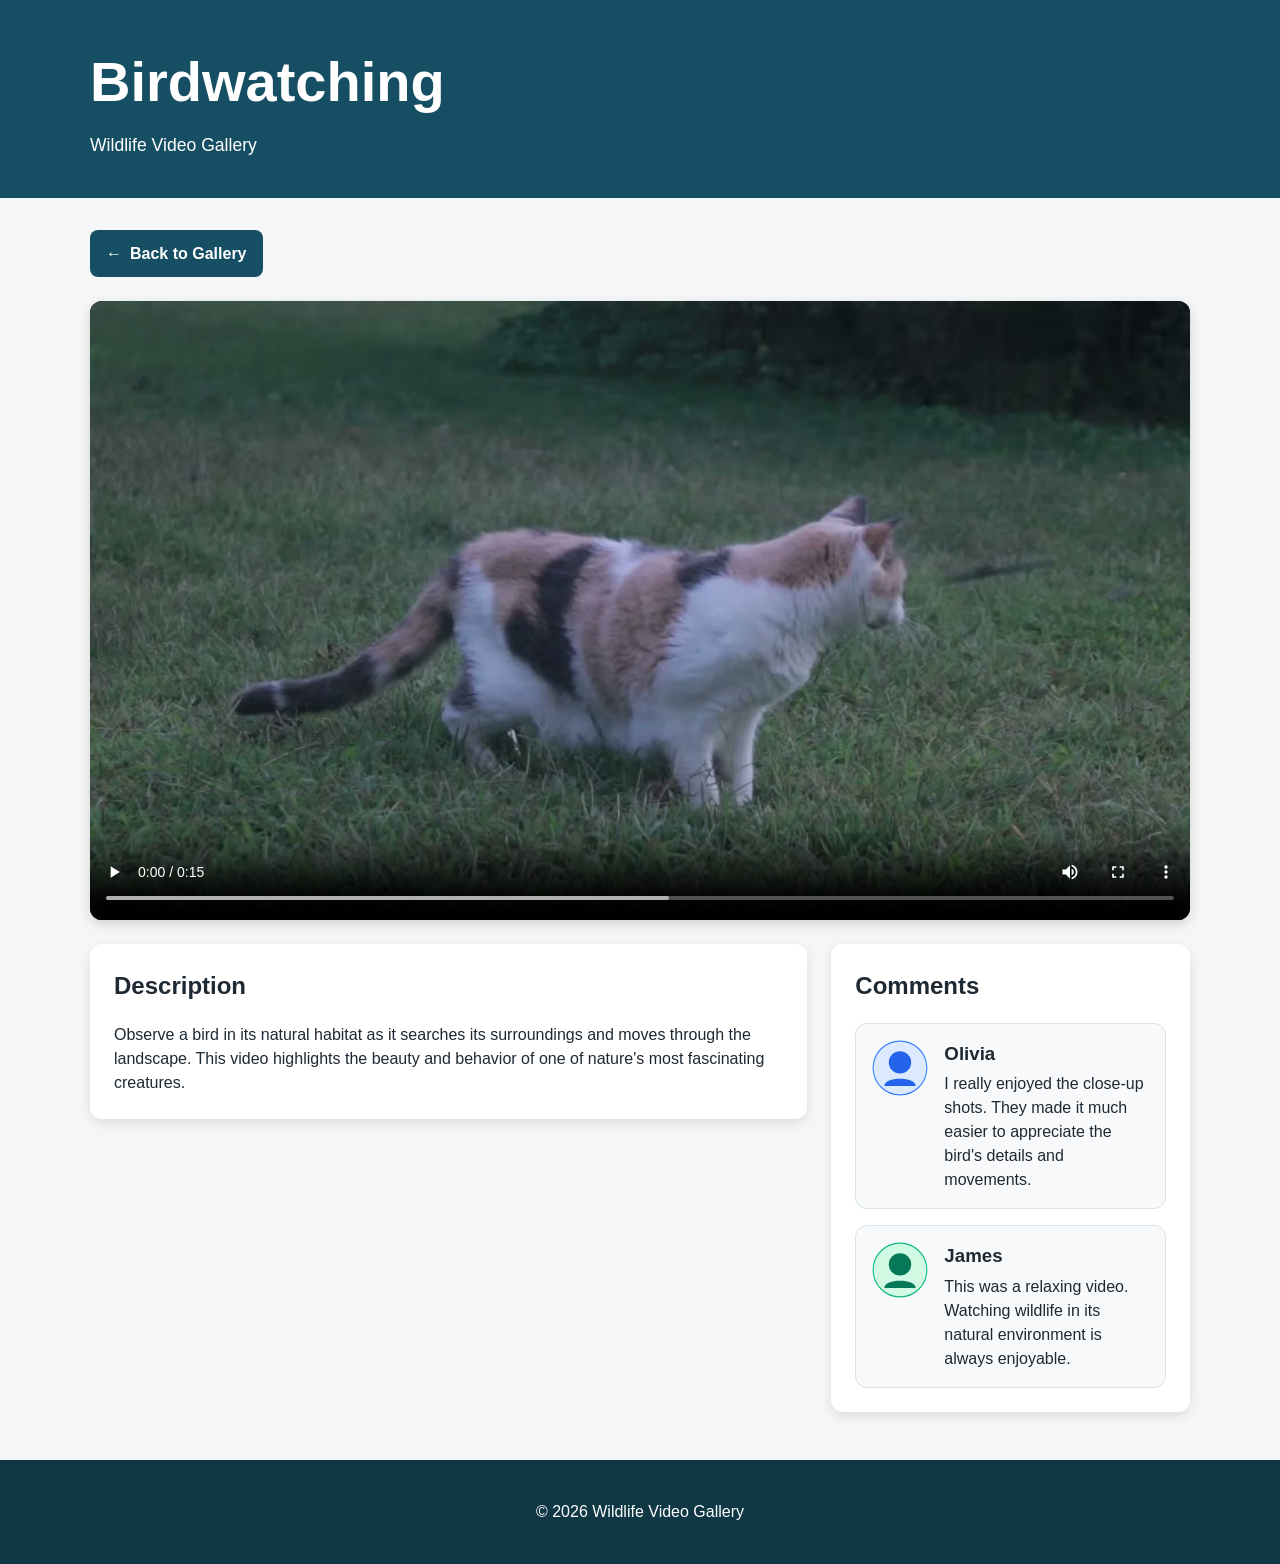
<file: responsive-video/video-3.html>
<!DOCTYPE html>
<html lang="en">
<head>
    <meta charset="UTF-8">
    <meta name="viewport" content="width=device-width, initial-scale=1.0">

    <title>Birdwatching | Wildlife Video Gallery</title>

    <link rel="stylesheet" href="css/styles.css">
</head>

<body>
    <header class="site-header">
        <div class="wrapper">
            <h1>Birdwatching</h1>
            <p>Wildlife Video Gallery</p>
        </div>
    </header>

    <main class="wrapper video-page">
        <nav class="page-navigation" aria-label="Video navigation">
            <a class="back-link" href="index.html">
                <span aria-hidden="true">←</span>
                Back to Gallery
            </a>
        </nav>

        <article class="video-details">
            <video
                controls
                poster="assets/images/video-3-frame1.jpg"
                aria-label="Birdwatching video">

                <source
                    src="assets/videos/video-3.mp4"
                    type="video/mp4">

                <track
                    src="assets/captions/video-3.vtt"
                    kind="captions"
                    srclang="en"
                    label="English"
                    default>

                Your browser does not support the HTML5 video element.
            </video>

            <section class="information-card" aria-labelledby="description-heading">
                <h2 id="description-heading">Description</h2>

                <p>
                    Observe a bird in its natural habitat as it searches its
                    surroundings and moves through the landscape. This video
                    highlights the beauty and behavior of one of nature's most
                    fascinating creatures.
                </p>
            </section>

            <section class="comments-section" aria-labelledby="comments-heading">
                <h2 id="comments-heading">Comments</h2>

                <div class="comments-list">
                    <article class="comment">
                        <img
                            src="assets/images/avatar-1.svg"
                            alt="Olivia's profile avatar">

                        <div class="comment-content">
                            <h3>Olivia</h3>

                            <p>
                                I really enjoyed the close-up shots. They made it
                                much easier to appreciate the bird's details and
                                movements.
                            </p>
                        </div>
                    </article>

                    <article class="comment">
                        <img
                            src="assets/images/avatar-3.svg"
                            alt="James's profile avatar">

                        <div class="comment-content">
                            <h3>James</h3>

                            <p>
                                This was a relaxing video. Watching wildlife in
                                its natural environment is always enjoyable.
                            </p>
                        </div>
                    </article>
                </div>
            </section>
        </article>
    </main>

    <footer class="site-footer">
        <div class="wrapper">
            <p>&copy; 2026 Wildlife Video Gallery</p>
        </div>
    </footer>
</body>
</html>
</file>
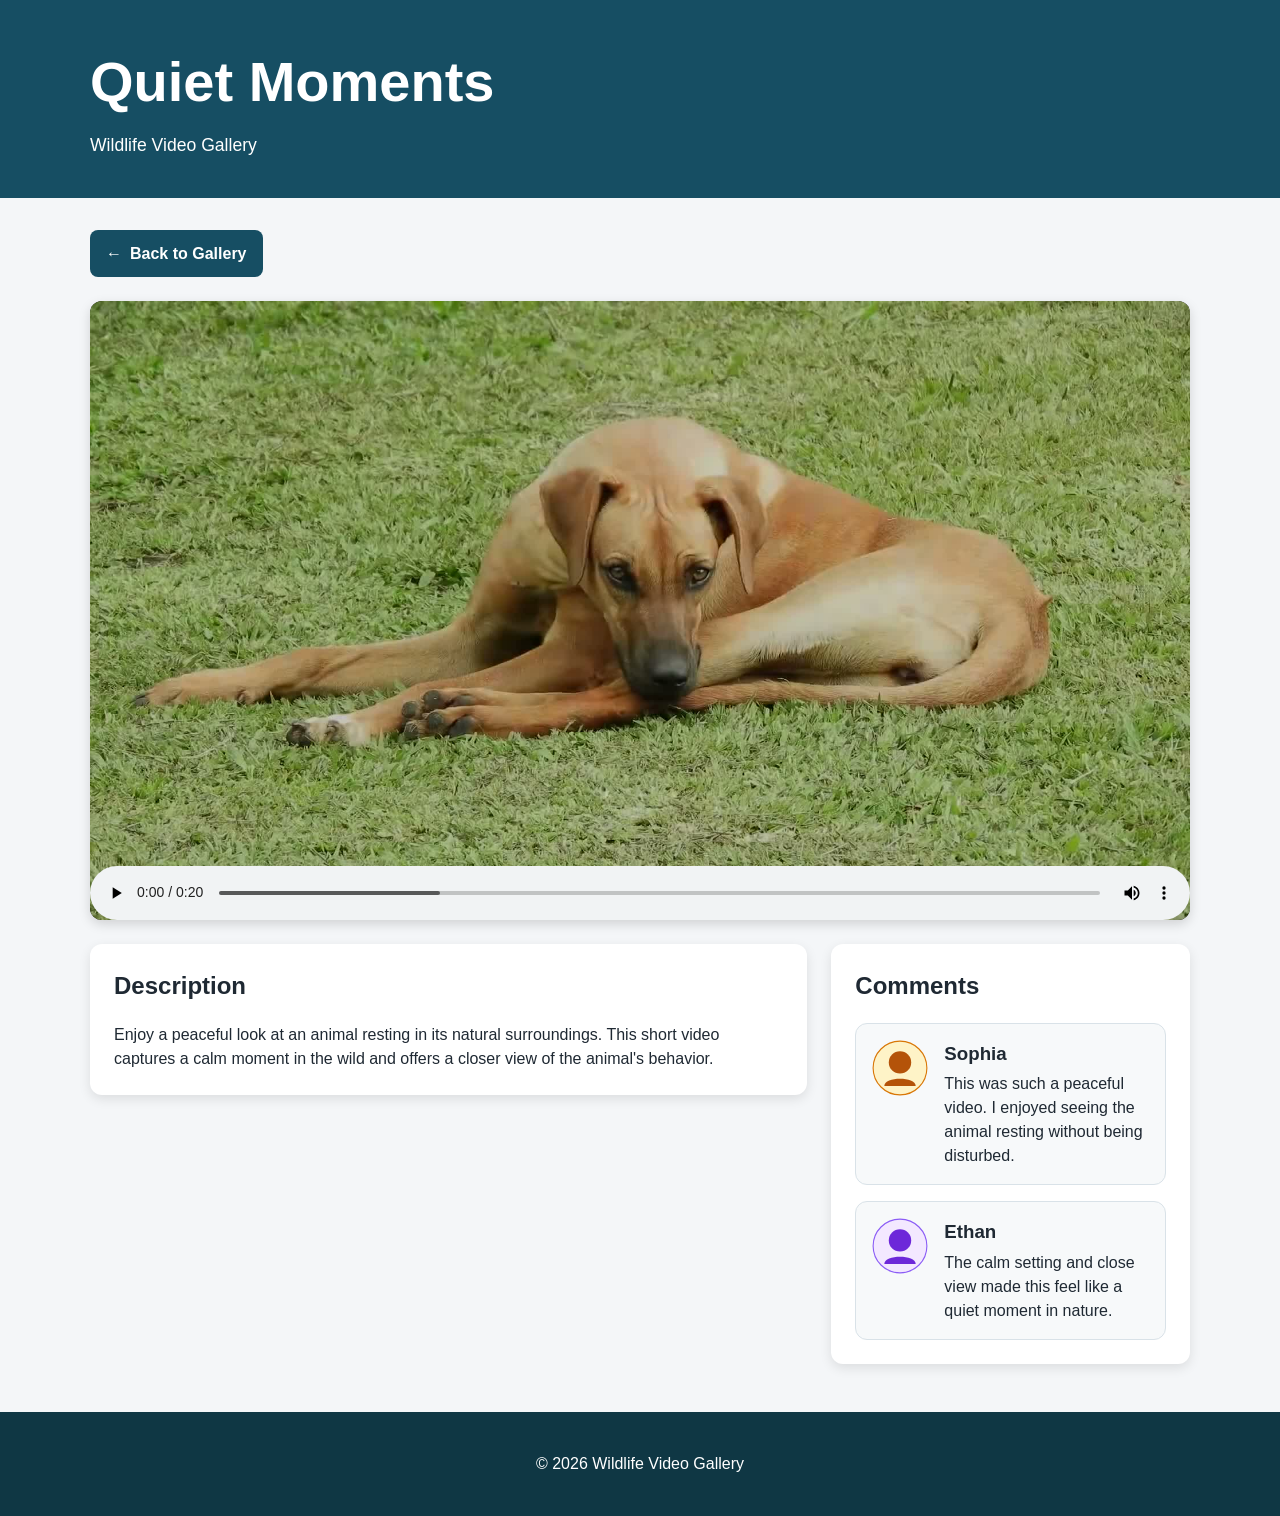
<file: responsive-video/video-4.html>
<!DOCTYPE html>
<html lang="en">
<head>
    <meta charset="UTF-8">
    <meta name="viewport" content="width=device-width, initial-scale=1.0">

    <title>Quiet Moments | Wildlife Video Gallery</title>

    <link rel="stylesheet" href="css/styles.css">
</head>

<body>
    <header class="site-header">
        <div class="wrapper">
            <h1>Quiet Moments</h1>
            <p>Wildlife Video Gallery</p>
        </div>
    </header>

    <main class="wrapper video-page">
        <nav class="page-navigation" aria-label="Video navigation">
            <a class="back-link" href="index.html">
                <span aria-hidden="true">←</span>
                Back to Gallery
            </a>
        </nav>

        <article class="video-details">
            <video
                controls
                poster="assets/images/video-4-frame1.jpg"
                aria-label="Quiet Moments video">

                <source
                    src="assets/videos/video-4.mp4"
                    type="video/mp4">

                <track
                    src="assets/captions/video-4.vtt"
                    kind="captions"
                    srclang="en"
                    label="English"
                    default>

                Your browser does not support the HTML5 video element.
            </video>

            <section class="information-card" aria-labelledby="description-heading">
                <h2 id="description-heading">Description</h2>

                <p>
                    Enjoy a peaceful look at an animal resting in its natural
                    surroundings. This short video captures a calm moment in
                    the wild and offers a closer view of the animal's behavior.
                </p>
            </section>

            <section class="comments-section" aria-labelledby="comments-heading">
                <h2 id="comments-heading">Comments</h2>

                <div class="comments-list">
                    <article class="comment">
                        <img
                            src="assets/images/avatar-2.svg"
                            alt="Sophia's profile avatar">

                        <div class="comment-content">
                            <h3>Sophia</h3>

                            <p>
                                This was such a peaceful video. I enjoyed seeing
                                the animal resting without being disturbed.
                            </p>
                        </div>
                    </article>

                    <article class="comment">
                        <img
                            src="assets/images/avatar-4.svg"
                            alt="Ethan's profile avatar">

                        <div class="comment-content">
                            <h3>Ethan</h3>

                            <p>
                                The calm setting and close view made this feel
                                like a quiet moment in nature.
                            </p>
                        </div>
                    </article>
                </div>
            </section>
        </article>
    </main>

    <footer class="site-footer">
        <div class="wrapper">
            <p>&copy; 2026 Wildlife Video Gallery</p>
        </div>
    </footer>
</body>
</html>
</file>
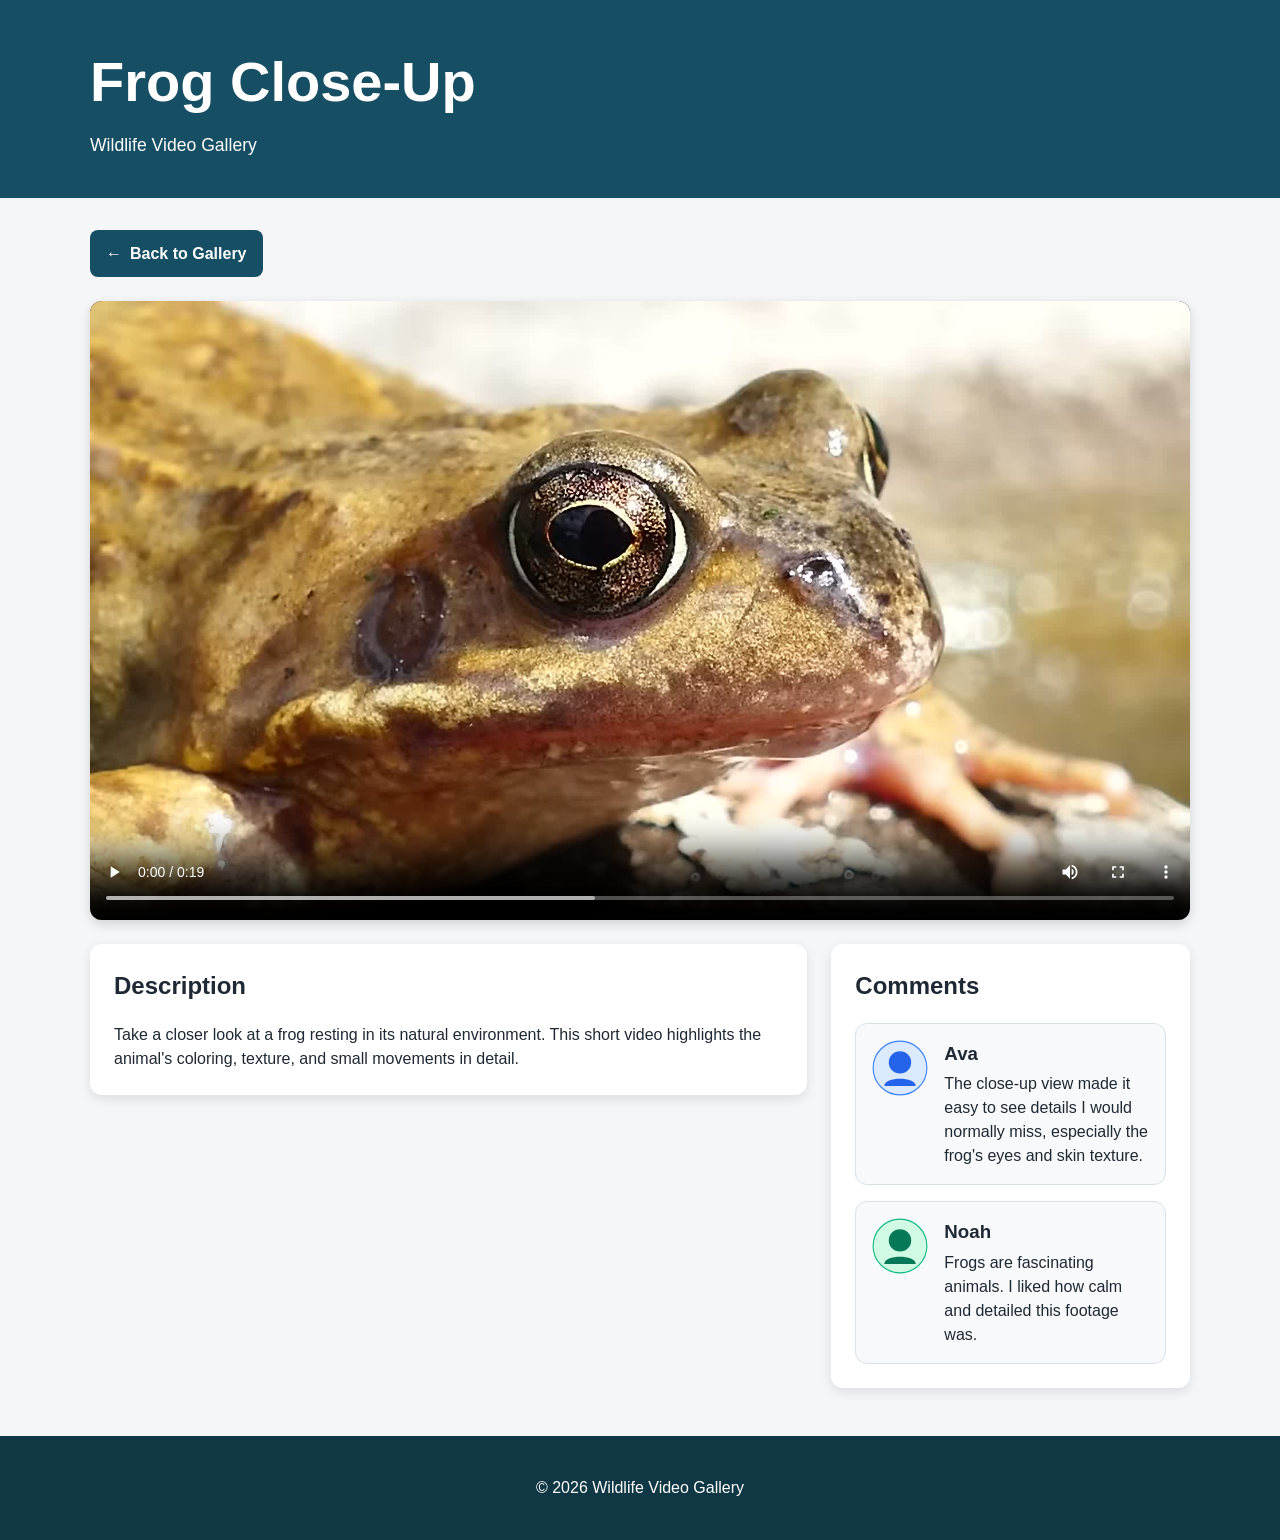
<file: responsive-video/video-5.html>
<!DOCTYPE html>
<html lang="en">
<head>
    <meta charset="UTF-8">
    <meta name="viewport" content="width=device-width, initial-scale=1.0">

    <title>Frog Close-Up | Wildlife Video Gallery</title>

    <link rel="stylesheet" href="css/styles.css">
</head>

<body>
    <header class="site-header">
        <div class="wrapper">
            <h1>Frog Close-Up</h1>
            <p>Wildlife Video Gallery</p>
        </div>
    </header>

    <main class="wrapper video-page">
        <nav class="page-navigation" aria-label="Video navigation">
            <a class="back-link" href="index.html">
                <span aria-hidden="true">←</span>
                Back to Gallery
            </a>
        </nav>

        <article class="video-details">
            <video
                controls
                poster="assets/images/video-5-frame1.jpg"
                aria-label="Frog Close-Up video">

                <source
                    src="assets/videos/video-5.mp4"
                    type="video/mp4">

                <track
                    src="assets/captions/video-5.vtt"
                    kind="captions"
                    srclang="en"
                    label="English"
                    default>

                Your browser does not support the HTML5 video element.
            </video>

            <section class="information-card" aria-labelledby="description-heading">
                <h2 id="description-heading">Description</h2>

                <p>
                    Take a closer look at a frog resting in its natural
                    environment. This short video highlights the animal's
                    coloring, texture, and small movements in detail.
                </p>
            </section>

            <section class="comments-section" aria-labelledby="comments-heading">
                <h2 id="comments-heading">Comments</h2>

                <div class="comments-list">
                    <article class="comment">
                        <img
                            src="assets/images/avatar-1.svg"
                            alt="Ava's profile avatar">

                        <div class="comment-content">
                            <h3>Ava</h3>

                            <p>
                                The close-up view made it easy to see details I
                                would normally miss, especially the frog's eyes
                                and skin texture.
                            </p>
                        </div>
                    </article>

                    <article class="comment">
                        <img
                            src="assets/images/avatar-3.svg"
                            alt="Noah's profile avatar">

                        <div class="comment-content">
                            <h3>Noah</h3>

                            <p>
                                Frogs are fascinating animals. I liked how calm
                                and detailed this footage was.
                            </p>
                        </div>
                    </article>
                </div>
            </section>
        </article>
    </main>

    <footer class="site-footer">
        <div class="wrapper">
            <p>&copy; 2026 Wildlife Video Gallery</p>
        </div>
    </footer>
</body>
</html>
</file>
<file: Project3 - warhammer/styles.css>
* {
    margin: 0;
    padding: 0;
    box-sizing: border-box;
}

body {
    font-family: Arial, Helvetica, sans-serif;
    line-height: 1.6;
    background-color: #f4f4f4;
    color: #222;
}

header {
    background-color: #1f2a1f;
    color: white;
    padding: 20px 0;

    position: sticky;
    top: 0;
    z-index: 1000;
}

nav {
    width: 90%;
    max-width: 1200px;
    margin: auto;
    display: flex;
    justify-content: space-between;
    align-items: center;
}

nav h1 {
    margin-bottom: 0;
}

nav ul {
    list-style: none;
    display: flex;
    gap: 24px;
}

nav a {
    color: white;
    text-decoration: none;
    font-weight: bold;
}

nav a:hover {
    color: #c7a44a;
}

main {
    width: 90%;
    max-width: 1200px;
    margin: auto;
}

section {
    margin: 45px 0;
}

h1,
h2,
h3 {
    margin-bottom: 15px;
}

p {
    margin-bottom: 15px;
}

.hero,
.page-header {
    background-color: #2f3d2f;
    color: white;
    padding: 70px 40px;
    border-radius: 12px;
    text-align: center;
}

.hero h2,
.page-header h2 {
    font-size: 2.2rem;
}

.hero p,
.page-header p {
    max-width: 700px;
    margin: 0 auto 24px;
}

.button,
button {
    display: inline-block;
    background-color: #7a1f1f;
    color: white;
    padding: 12px 22px;
    border: none;
    border-radius: 6px;
    text-decoration: none;
    font-weight: bold;
    cursor: pointer;
}

.button:hover,
button:hover {
    background-color: #9e2a2a;
}

.card-container {
    display: flex;
    gap: 20px;
    flex-wrap: wrap;
}

.card {
    background-color: white;
    padding: 25px;
    border-radius: 10px;
    flex: 1;
    min-width: 250px;
    box-shadow: 0 2px 8px rgba(0,0,0,.1);

    transition: .3s;
}

.card:hover{
    transform:translateY(-6px);
    box-shadow:0 10px 18px rgba(0,0,0,.18);
}

ol,
ul {
    margin-left: 25px;
}

form {
    background-color: white;
    padding: 30px;
    border-radius: 10px;
    max-width: 700px;
    margin: auto;
    box-shadow: 0 2px 8px rgba(0, 0, 0, 0.1);
}

label {
    display: block;
    font-weight: bold;
    margin-top: 15px;
}

input,
select,
textarea {
    width: 100%;
    padding: 10px;
    margin-top: 6px;
    border: 1px solid #ccc;
    border-radius: 5px;
    font: inherit;
}

textarea {
    resize: vertical;
}

form button {
    margin-top: 20px;
}

footer {
    background-color: #1f2a1f;
    color: white;
    text-align: center;
    padding: 20px;
    margin-top: 70px;
}

footer p {
    margin-bottom: 0;
}

@media (max-width: 768px) {
    nav {
        flex-direction: column;
        gap: 15px;
        text-align: center;
    }

    nav ul {
        flex-direction: column;
        gap: 10px;
    }

    .hero,
    .page-header {
        padding: 45px 20px;
    }

    .hero h2,
    .page-header h2 {
        font-size: 1.7rem;
    }

    .card-container {
        flex-direction: column;
    }
}

ol{
    margin-top:20px;
}
</file>
<file: responsive-video/css/styles.css>
* {
    box-sizing: border-box;
}

body {
    margin: 0;
    font-family: Arial, Helvetica, sans-serif;
    line-height: 1.5;
    color: #1f2933;
    background-color: #f4f6f8;
}

img {
    display: block;
    max-width: 100%;
}

.wrapper {
    width: min(1100px, calc(100% - 2rem));
    margin-inline: auto;
}

.site-header {
    padding: 2.5rem 0;
    color: white;
    background-color: #164e63;
}

.site-header h1 {
    margin: 0;
    font-size: clamp(2rem, 5vw, 3.5rem);
}

.site-header p {
    margin: 0.5rem 0 0;
    font-size: 1.1rem;
}

.video-grid {
    display: grid;
    grid-template-columns: 1fr;
    gap: 1.5rem;
    padding: 2rem 0;
}

.section-title {
    grid-column: 1 / -1;
    margin: 0;
}

.video-card {
    overflow: hidden;
    border-radius: 0.75rem;
    background-color: white;
    box-shadow: 0 4px 12px rgb(0 0 0 / 12%);
}

.video-card a {
    display: block;
    height: 100%;
    color: inherit;
    text-decoration: none;
}

.video-card > a > img {
    width: 100%;
    aspect-ratio: 16 / 9;
    object-fit: cover;
}

.card-content {
    display: flex;
    justify-content: space-between;
    align-items: center;
    gap: 1rem;
    padding: 1rem;
}

.card-content h3 {
    margin: 0 0 0.35rem;
}

.card-content p {
    margin: 0;
}

.video-icon {
    flex: 0 0 2.5rem;
    width: 2.5rem;
    height: 2.5rem;
}

.video-card a:hover {
    background-color: #e8f3f5;
}

.video-card a:focus-visible {
    outline: 4px solid #f59e0b;
    outline-offset: -4px;
}

.site-footer {
    padding: 1.5rem 0;
    color: white;
    text-align: center;
    background-color: #0f3744;
}

@media (min-width: 600px) {
    .video-grid {
        grid-template-columns: repeat(2, 1fr);
    }
}

@media (min-width: 900px) {
    .video-grid {
        grid-template-columns: repeat(3, 1fr);
    }
}

.video-page {
    padding-top: 2rem;
    padding-bottom: 3rem;
}

.page-navigation {
    margin-bottom: 1.5rem;
}

.back-link {
    display: inline-flex;
    align-items: center;
    gap: 0.5rem;
    padding: 0.7rem 1rem;
    border-radius: 0.5rem;
    color: white;
    background-color: #164e63;
    font-weight: bold;
    text-decoration: none;
}

.back-link:hover {
    background-color: #0f3744;
}

.back-link:focus-visible {
    outline: 4px solid #f59e0b;
    outline-offset: 3px;
}

.video-details {
    display: grid;
    gap: 1.5rem;
}

video {
    display: block;
    width: 100%;
    border-radius: 0.75rem;
    background-color: black;
    box-shadow: 0 4px 12px rgb(0 0 0 / 15%);
}

video:focus-visible {
    outline: 4px solid #f59e0b;
    outline-offset: 4px;
}

.information-card,
.comments-section {
    padding: 1.5rem;
    border-radius: 0.75rem;
    background-color: white;
    box-shadow: 0 4px 12px rgb(0 0 0 / 10%);
}

.information-card h2,
.comments-section h2 {
    margin-top: 0;
}

.information-card p {
    margin-bottom: 0;
}

.comments-list {
    display: flex;
    flex-direction: column;
    gap: 1rem;
}

.comment {
    display: flex;
    align-items: flex-start;
    gap: 1rem;
    padding: 1rem;
    border: 1px solid #d9e2e8;
    border-radius: 0.75rem;
    background-color: #f7f9fa;
}

.comment img {
    flex: 0 0 3.5rem;
    width: 3.5rem;
    height: 3.5rem;
}

.comment-content h3 {
    margin: 0 0 0.25rem;
}

.comment-content p {
    margin: 0;
}

@media (min-width: 900px) {
    .video-details {
        grid-template-columns: 2fr 1fr;
        align-items: start;
    }

    .video-details video {
        grid-column: 1 / -1;
    }

    .information-card {
        grid-column: 1;
    }

    .comments-section {
        grid-column: 2;
    }
}
</file>
